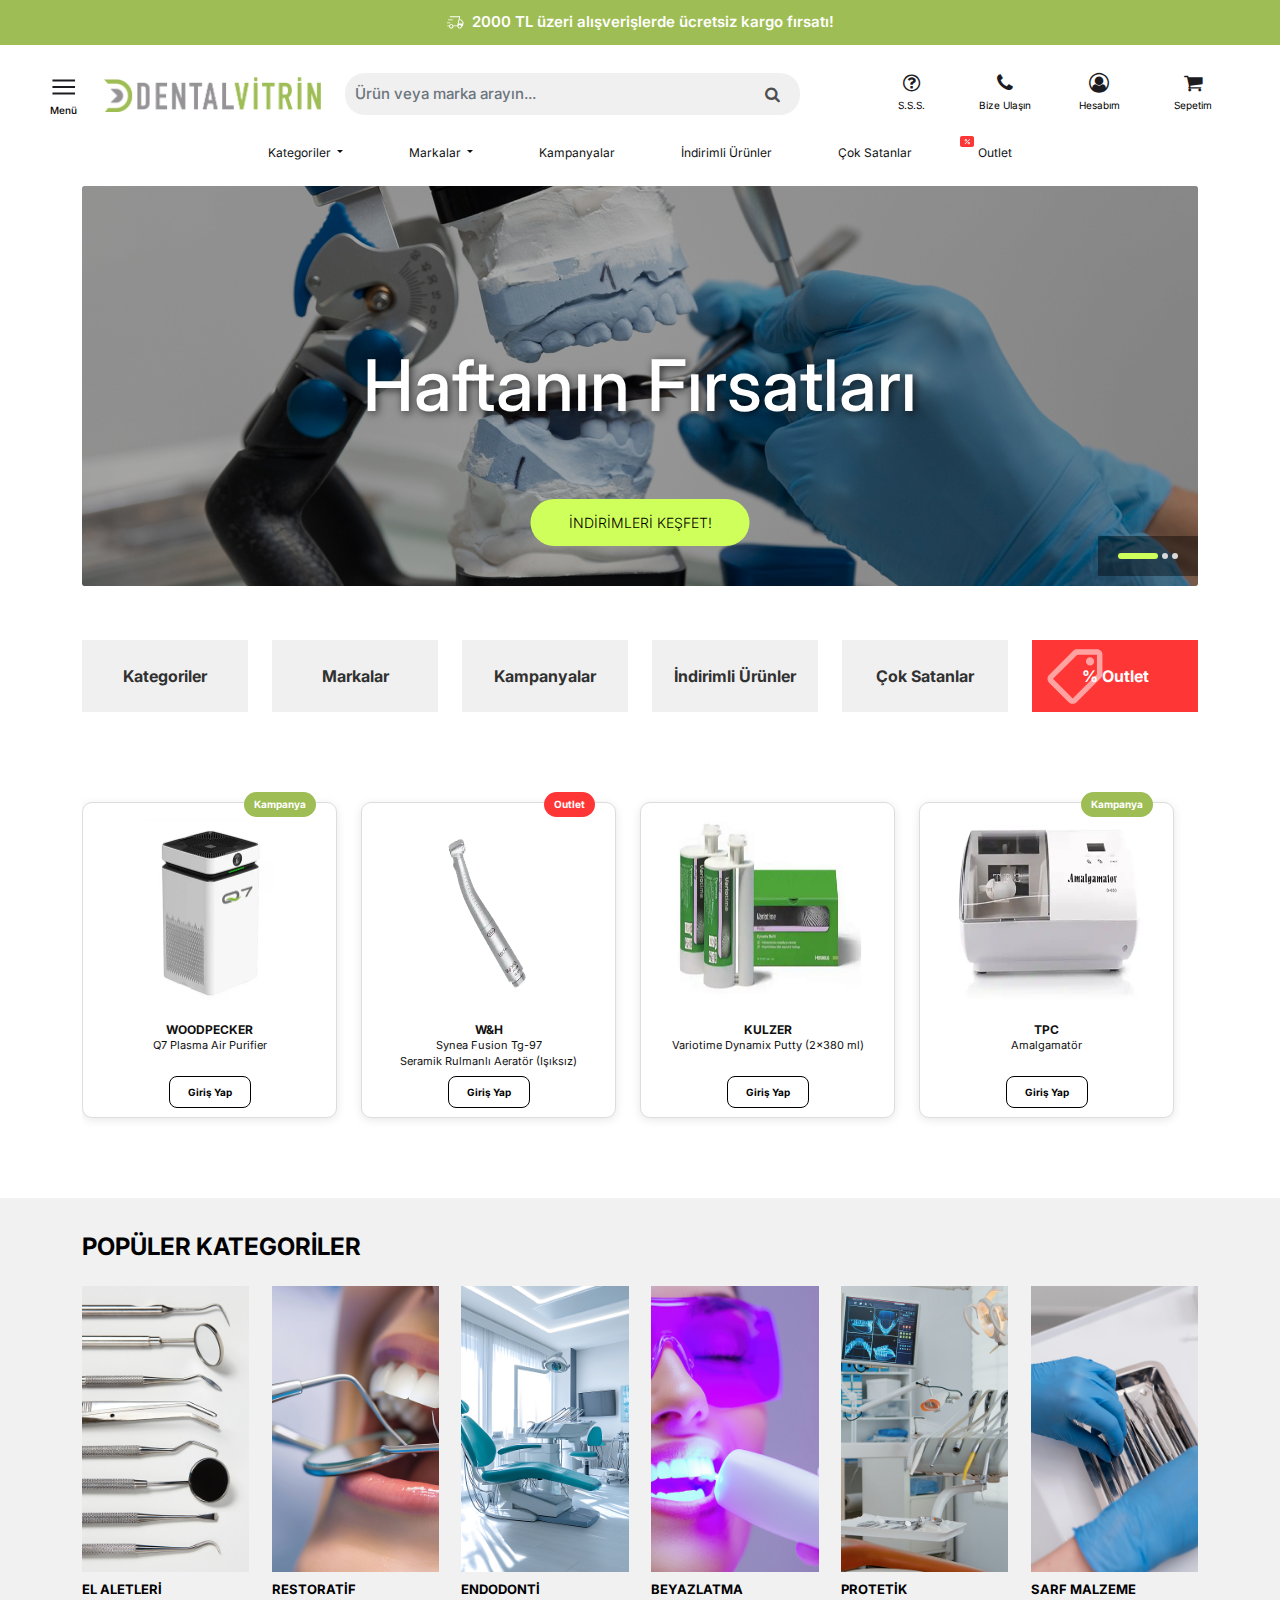
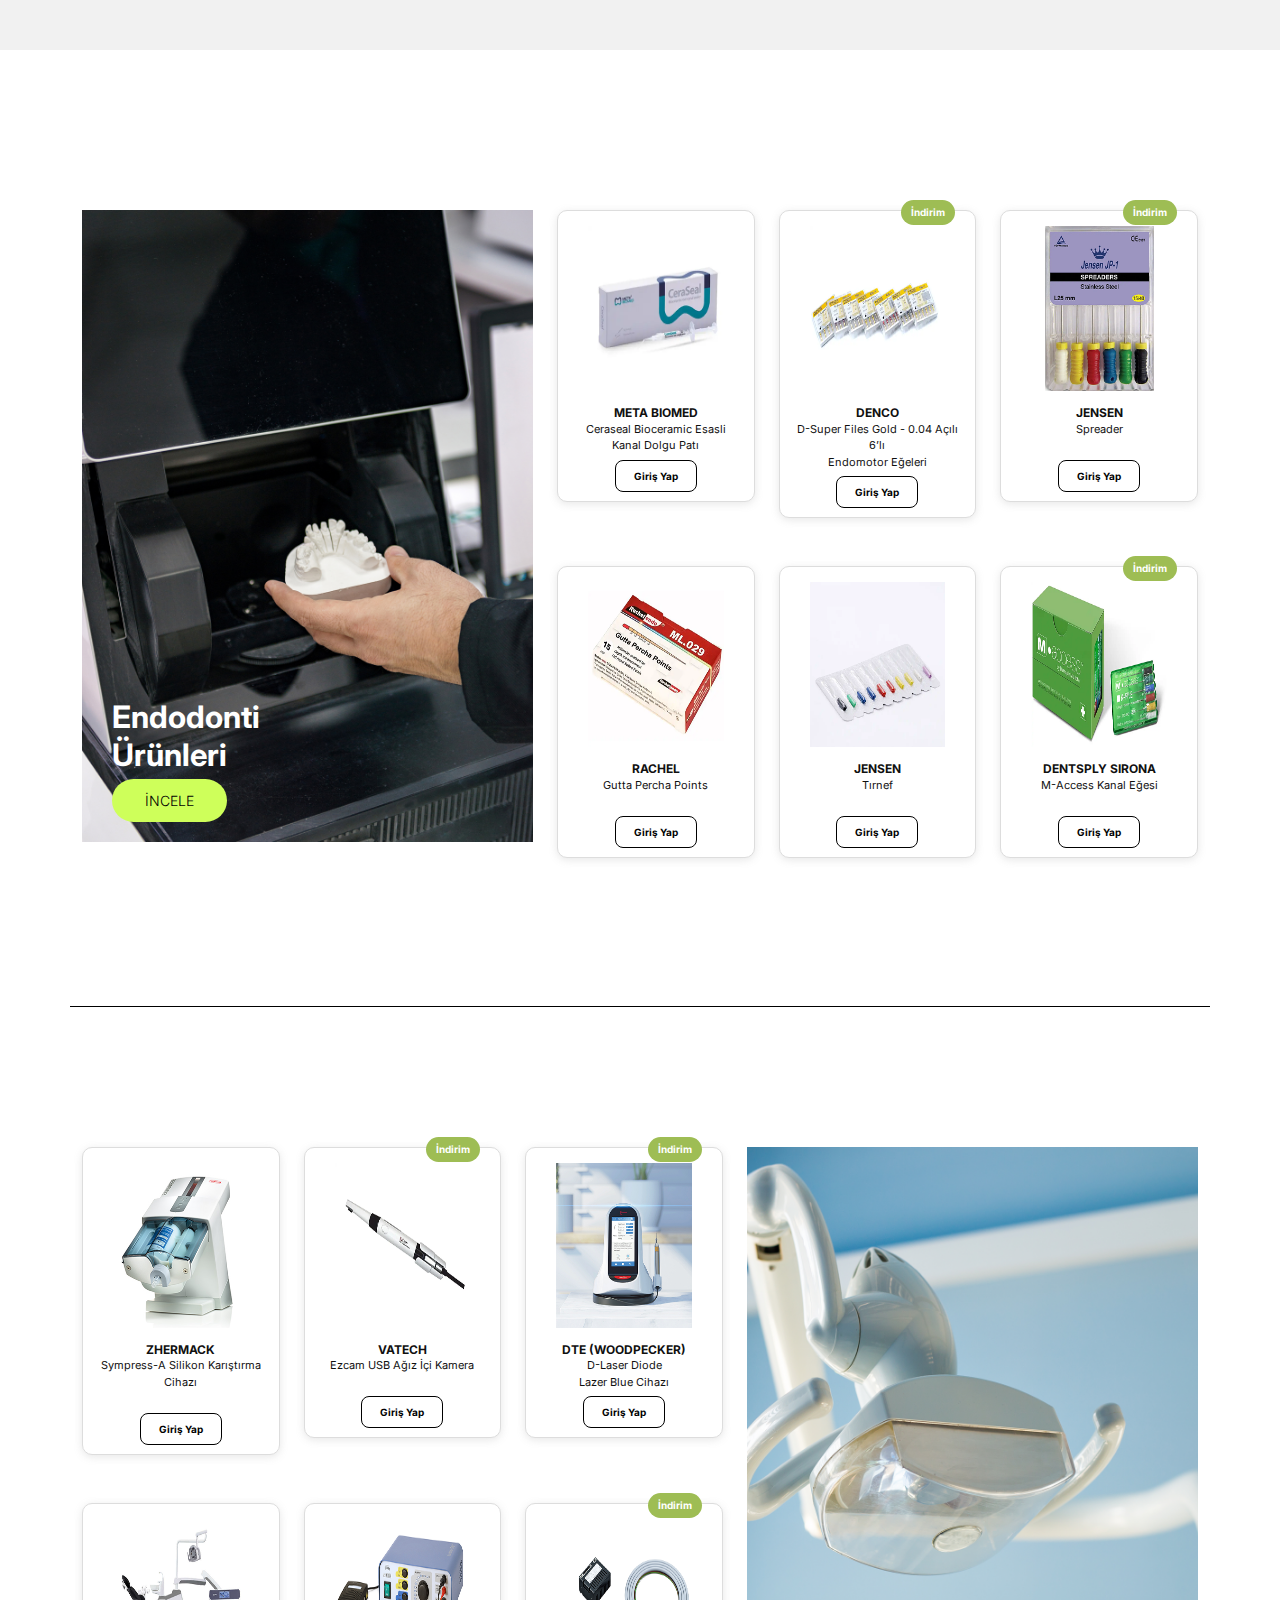
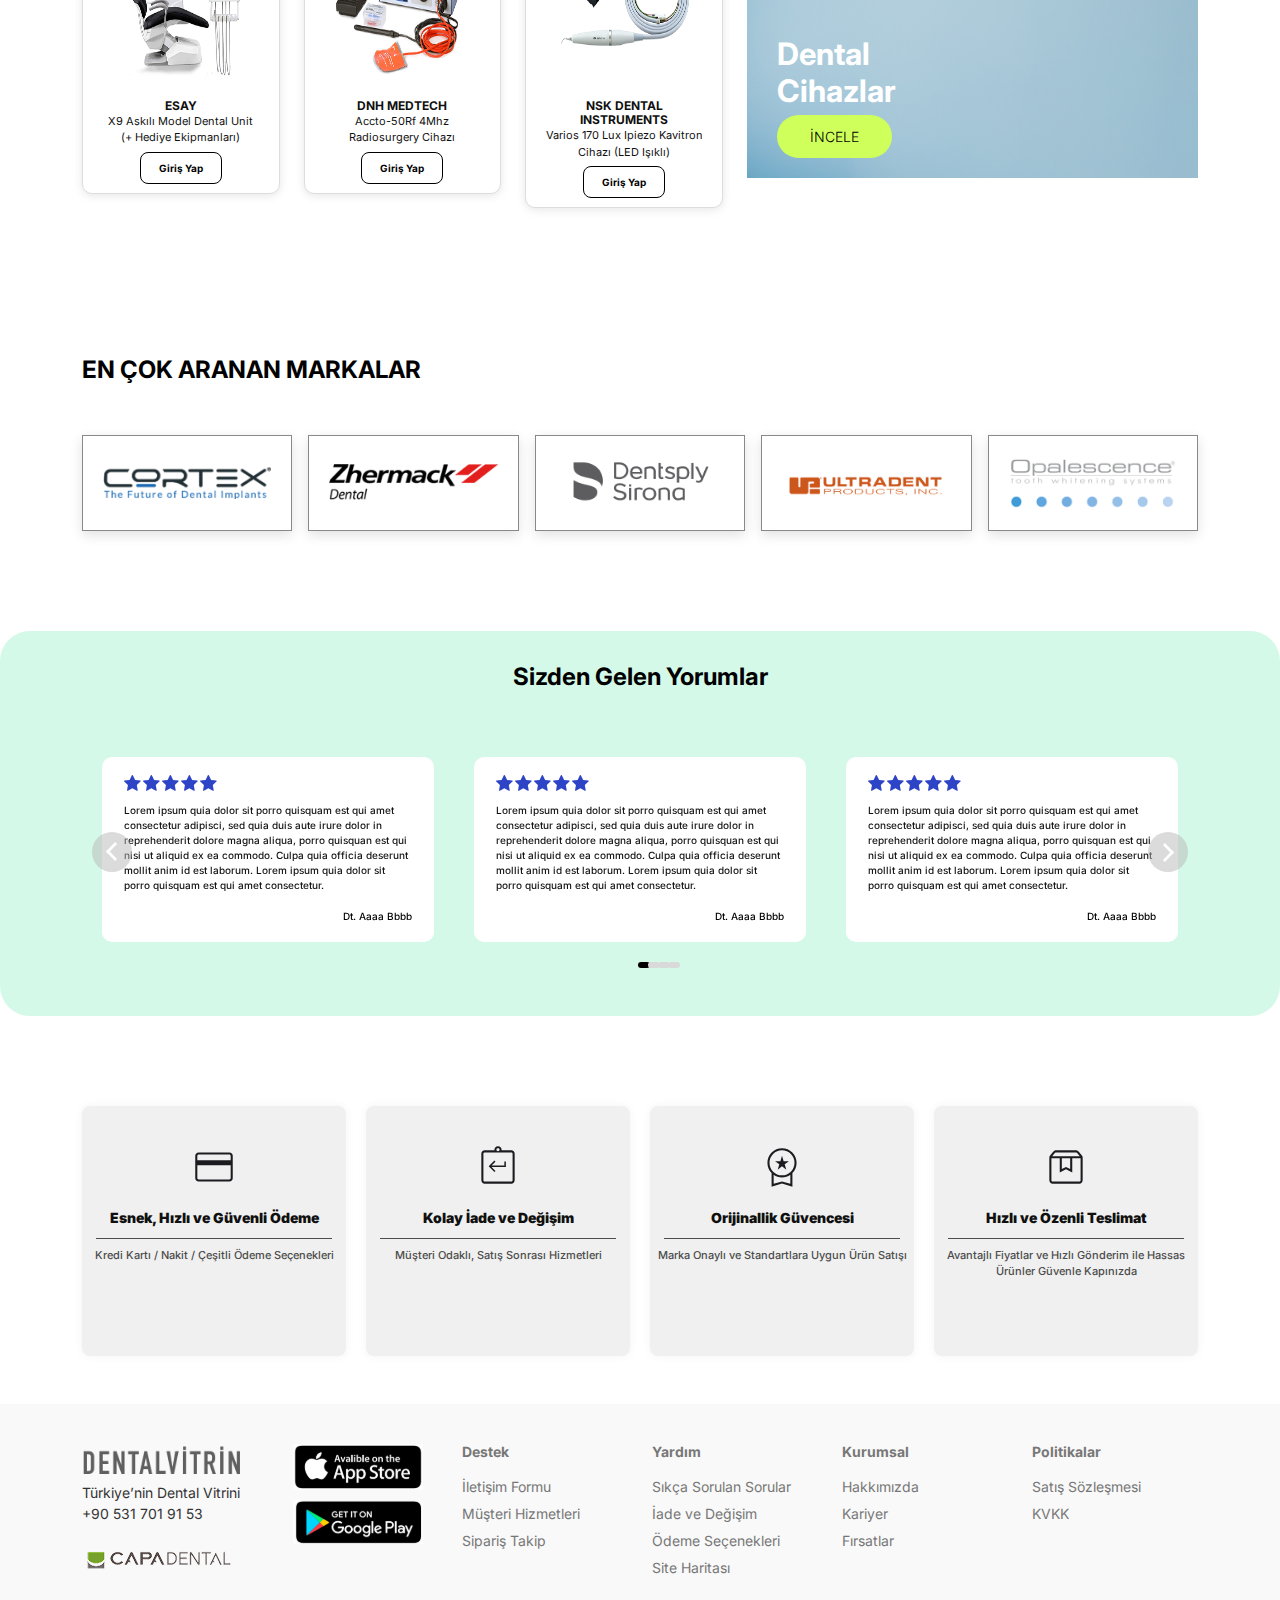
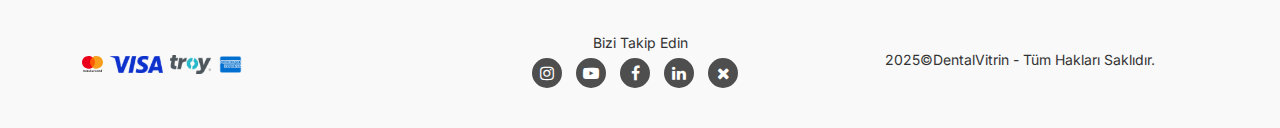
<file: index.html>
<!DOCTYPE html>
<html lang="en">

<head>
    <meta charset="UTF-8">
    <meta name="viewport" content="width=device-width, initial-scale=1.0">
    <title>Title_Name</title>
    <!-- ========== All Css Link Here ===== -->
    <link rel="stylesheet" href="css/font-awesome.min.css">
    <link rel="stylesheet" href="css/bootstrap.min.css">
    <link rel="stylesheet" href="css/slick.css">
    <link rel="stylesheet" href="css/style.css">

    <!-- ===== responsive css  -->
    <link rel="stylesheet" href="css/media.css">
</head>

<body>
    <!-- ========== Header Area Start Here ==========  -->
    <!-- Top bar -->
    <div class="top-bar">
        <img src="images/icons/delivery_truck_speed.svg" alt="icons"> 2000 TL üzeri alışverişlerde ücretsiz kargo
        fırsatı!
    </div>

    <!-- Desktop Header -->
    <div class="desktop-header container-fluid pt-2 px-5">
        <div class="row align-items-center">
            <div class="col-auto">
                <a href="#" class="d-grid d_menu"><img src="images/icons/menu.svg" alt="icons"> Menü</a>
            </div>
            <div class="col-auto logo">
                <!-- ===== Site Logo here  -->
                <a href="#"><img class="web_page_logo" src="images/logo.png" alt="logo"></a>
            </div>
            <div class="col search-box">
                <div class="input-group">
                    <input type="text" class="form-control" placeholder="Ürün veya marka arayın...">
                    <button class="btn"><i class="fa fa-search" aria-hidden="true"></i></button>
                </div>
            </div>
            <div class="col-auto d-flex gap-3 ms-5 header_menu_icons">
                <a href="#" class="nav-icon">
                    <i class="fa fa-question-circle-o" aria-hidden="true"></i>
                    <small>S.S.S.</small>
                </a>
                <a href="#" class="nav-icon">
                    <i class="fa fa-phone" aria-hidden="true"></i>
                    <small>Bize Ulaşın</small>
                </a>

                <div class="nav-icon-wrapper position-relative">
                    <a href="#" class="nav-icon">
                        <i class="fa fa-user-circle-o" aria-hidden="true"></i>
                        <small>Hesabım</small>
                    </a>
                    <div class="account_hover_manu position-absolute">
                        <div class="hover_menu_arrow_up"></div>
                        <a href="#">Üye Ol / Giriş Yap</a>
                        <p class="mt-2">Hesabınız yok mu? <a href="#">Kayıt olun</a></p>
                    </div>
                </div>

                <a href="#" class="nav-icon">
                    <i class="fa fa-shopping-cart" aria-hidden="true"></i>
                    <small>Sepetim</small>
                </a>

            </div>
        </div>
    </div>
    <div class="desktop_bottom_menu">
        <nav class="navbar navbar-expand-lg pt-0">
            <div class="container-fluid pb-2 px-5">
                <div class="collapse navbar-collapse" id="navbarSupportedContent">
                    <i class="fa fa-times manu_close" data-bs-toggle="collapse" data-bs-target="#navbarSupportedContent"
                        aria-controls="navbarSupportedContent" aria-expanded="false" aria-label="Toggle navigation"></i>
                    <ul class="navbar-nav m-auto mb-2 mb-lg-0">
                        <li class="nav-item dropdown">
                            <a class="nav-link dropdown-toggle" href="#" id="navbarDropdown" role="button"
                                data-bs-toggle="dropdown" aria-expanded="false">
                                Kategoriler
                            </a>
                            <ul class="dropdown-menu" aria-labelledby="navbarDropdown">
                                <li><a class="dropdown-item" href="#">Menu One</a></li>
                                <li><a class="dropdown-item" href="#">Menu Two</a></li>
                                <li><a class="dropdown-item" href="#">Menu Three</a></li>
                                <li><a class="dropdown-item" href="#">Menu Four</a></li>
                            </ul>
                        </li>
                        <li class="nav-item dropdown">
                            <a class="nav-link dropdown-toggle" href="#" id="navbarDropdown" role="button"
                                data-bs-toggle="dropdown" aria-expanded="false">
                                Markalar
                            </a>
                            <ul class="dropdown-menu" aria-labelledby="navbarDropdown">
                                <li><a class="dropdown-item" href="#">Menu One</a></li>
                                <li><a class="dropdown-item" href="#">Menu Two</a></li>
                                <li><a class="dropdown-item" href="#">Menu Three</a></li>
                                <li><a class="dropdown-item" href="#">Menu Four</a></li>
                            </ul>
                        </li>
                        <li class="nav-item">
                            <a class="nav-link" href="#">Kampanyalar</a>
                        </li>
                        <li class="nav-item">
                            <a class="nav-link" href="#">İndirimli Ürünler</a>
                        </li>
                        <li class="nav-item">
                            <a class="nav-link" href="#">Çok Satanlar</a>
                        </li>
                        <li class="nav-item offer_menu position-relative">
                            <a class="nav-link" href="#">Outlet</a>
                            <img src="images/icons/present.svg" alt="icons">
                        </li>
                    </ul>
                </div>
            </div>
        </nav>
    </div>

    <!-- Mobile Header -->
    <div class="mobile-header">
        <button class="navbar-toggler" type="button" data-bs-toggle="collapse" data-bs-target="#navbarSupportedContent"
            aria-controls="navbarSupportedContent" aria-expanded="false" aria-label="Toggle navigation">
            <i class="fa fa-bars" aria-hidden="true"></i>
        </button>
        <div class="logo mobile_logo">
            <!-- ===== Mobile Logo  -->
            <img src="images/mobile_logo.png" alt="logo">
        </div>
        <div class="nav-icon-wrapper mobile_account position-relative" id="mobileAccount">
            <a href="#" class="nav-icon">
                <i class="fa fa-user-circle-o" aria-hidden="true"></i>
                <small>Hesabım</small>
            </a>
            <div class="account_hover_manu position-absolute">
                <div class="hover_menu_arrow_up"></div>
                <a href="#">Üye Ol / Giriş Yap</a>
                <p class="mt-2">Hesabınız yok mu? <a href="#">Kayıt olun</a></p>
            </div>
        </div>

    </div>
    <div class="mobile-header p-2">
        <div class="search-box w-100">
            <div class="input-group">
                <input type="text" class="form-control" placeholder="Ürün veya marka arayın...">
                <button class="btn"><i class="fa fa-search" aria-hidden="true"></i></button>
            </div>
        </div>
    </div>
    <!-- ========== Header Area End Here ==========  -->

    <!-- ========== Banner / Hero Area Start Here ==========  -->
     <section id="banner_area">
        <div class="container">
            <div class="row">
                <div class="col-lf-12">
                    <div class="banner_area_class">
                        <div class="banner_slider_main">
                            <div class="banner_slider_items">
                                <div class="banner_overlay_text">
                                    <h1>Haftanın Fırsatları</h1>
                                    <a href="#"> İNDİRİMLERİ KEŞFET!</a>
                                </div>
                                <div class="banner_image_area">
                                    <img src="images/banner/hero_image_one.png" alt="image" class="banner_image">
                                </div>
                            </div>
                            <div class="banner_slider_items">
                                <div class="banner_overlay_text">
                                    <h1>Slider Two</h1>
                                    <a href="#"> İNDİRİMLERİ KEŞFET!</a>
                                </div>
                                <div class="banner_image_area">
                                    <img src="images/banner/hero_image_one.png" alt="image" class="banner_image">
                                </div>
                            </div>
                            <div class="banner_slider_items">
                                <div class="banner_overlay_text">
                                    <h1>Slider Three</h1>
                                    <a href="#"> İNDİRİMLERİ KEŞFET!</a>
                                </div>
                                <div class="banner_image_area">
                                    <img src="images/banner/hero_image_one.png" alt="image" class="banner_image">
                                </div>
                            </div>
                        </div>
                    </div>
                </div>
            </div>
        </div>
     </section>
    <!-- ========== Banner / Hero Area End Here ==========  -->

    <!-- ========== Categories, Brand , Products  Area Start Here ==========  -->
     <section id="category_menu">
        <div class="container">
            <div class="row">
                <div class="col-lg-2 col-6">
                    <div class="tab_manu">
                        <a href="#">Kategoriler</a>
                    </div>
                </div>
                <div class="col-lg-2 col-6">
                    <div class="tab_manu">
                        <a href="#">Markalar</a>
                    </div>
                </div>
                <div class="col-lg-2 col-6">
                    <div class="tab_manu">
                        <a href="#">Kampanyalar</a>
                    </div>
                </div>
                <div class="col-lg-2 col-6">
                    <div class="tab_manu">
                        <a href="#">İndirimli Ürünler</a>
                    </div>
                </div>
                <div class="col-lg-2 col-6">
                    <div class="tab_manu">
                        <a href="#">Çok Satanlar</a>
                    </div>
                </div>
                <div class="col-lg-2 col-6">
                    <div class="tab_manu offer_button position-relative">
                        <div class="my_icon"></div>
                        <a href="#">% Outlet</a>
                    </div>
                </div>
            </div>
            <div class="products_scroll_wrapper">
                <div class="row flex-nowrap">
                    <div class="row">
                        <div class="col-lg-3">
                            <div class="products_card position-relative">
                                <img src="images/products/products_one.png" alt="products">
                                <h3 class="products_name">WOODPECKER</h3>
                                <p class="mb-0">Q7 Plasma Air Purifier</p>
                                <p class="mb-2">&nbsp;</p>
                                <a href="#">Giriş Yap</a>
                                <p class="status_product green_color">Kampanya</p>
                            </div>
                        </div>
                        <div class="col-lg-3">
                            <div class="products_card position-relative">
                                <img src="images/products/product_two.png" alt="products">
                                <h3 class="products_name">W&H</h3>
                                <p class="mb-0">Synea Fusion Tg-97</p>
                                <p class="mb-2">Seramik Rulmanlı Aeratör (Işıksız)</p>
                                <a href="#">Giriş Yap</a>
                                <p class="status_product red_color">Outlet</p>
                            </div>
                        </div>
                        <div class="col-lg-3">
                            <div class="products_card position-relative">
                                <img src="images/products/product_three.png" alt="products">
                                <h3 class="products_name">KULZER</h3>
                                <p class="mb-0">Variotime Dynamix Putty (2x380 ml)</p>
                                <p class="mb-2">&nbsp;</p>
                                <a href="#">Giriş Yap</a>
                            </div>
                        </div>
                        <div class="col-lg-3">
                            <div class="products_card position-relative">
                                <img src="images/products/product_four.png" alt="products">
                                <h3 class="products_name">TPC</h3>
                                <p class="mb-0">Amalgamatör</p>
                                <p class="mb-2">&nbsp;</p>
                                <a href="#">Giriş Yap</a>
                                <p class="status_product green_color">Kampanya</p>
                            </div>
                        </div>
                    </div>
                </div>
              </div>
            
        </div>
     </section>

    <!-- ========== Categories, Brand , Products  Area End Here ==========  -->

    <!-- ========== popular categories Area Start Here ==========  -->
<section id="popular_categories_area">
    <div class="container">
      <div class="row mb-3">
        <div class="col-12">
          <h3 class="popular_category_title">POPÜLER KATEGORİLER</h3>
        </div>
      </div>
      <div class="scrolling-wrapper d-flex flex-nowrap justify-content-between gap-2 gap-lg-0">
        <!-- Category Item -->
        <div class="category-card">
          <img src="images/popular_category/category_image_01.png" alt="EL ALETLERİ" class="img-fluid">
          <p class="mt-2 fw-semibold small">EL ALETLERİ</p>
        </div>
        <div class="category-card">
          <img src="images/popular_category/category_image_02.png" alt="RESTORATİF" class="img-fluid">
          <p class="mt-2 fw-semibold small">RESTORATİF</p>
        </div>
        <div class="category-card">
          <img src="images/popular_category/category_image_03.png" alt="ENDODONTİ" class="img-fluid">
          <p class="mt-2 fw-semibold small">ENDODONTİ</p>
        </div>
        <div class="category-card">
          <img src="images/popular_category/category_image_04.png" alt="BEYAZLATMA" class="img-fluid">
          <p class="mt-2 fw-semibold small">BEYAZLATMA</p>
        </div>
        <div class="category-card">
          <img src="images/popular_category/category_image_05.png" alt="PROTETİK" class="img-fluid">
          <p class="mt-2 fw-semibold small">PROTETİK</p>
        </div>
        <div class="category-card">
          <img src="images/popular_category/category_image_06.png" alt="SARF MALZEME" class="img-fluid">
          <p class="mt-2 fw-semibold small">SARF MALZEME</p>
        </div>
      </div>
    </div>
  </section>
  <!-- ========== popular categories Area End Here ==========  -->

  <!-- ========== Main Product Section One Area Start Here ==========  -->
   <section id="main_products">
    <div class="container">
        <div class="row">
            <div class="col-lg-5">
                <div class="left_side_products position-relative">
                    <img width="100%" src="images/main_product_one/left_side_product_image.png" alt="image">
                    <div class="products_name_overlay">
                        <h3>Endodonti <br>
                            Ürünleri</h3>
                        <a class="mt-5" href="#">İNCELE</a>
                    </div>
                </div>
            </div>
            <div class="col-lg-7">
                <div class="right_more_products">
                    <div class="row d-lg-flex flex-lg-wrap d-flex flex-nowrap overflow-auto hide-scrollbar">
            
                        <!-- Product 1 -->
                        <div class="col-lg-4" style="flex: 0 0 60%;">
                            <div class="products_card position-relative">
                                <img src="images/main_product_one/product_01.png" alt="products">
                                <h3 class="products_name">META BIOMED</h3>
                                <p class="mb-0">Ceraseal Bioceramic Esasli</p>
                                <p class="mb-2">Kanal Dolgu Patı </p>
                                <a href="#">Giriş Yap</a>
                            </div>
                        </div>
            
                        <!-- Product 2 -->
                        <div class="col-lg-4" style="flex: 0 0 60%;">
                            <div class="products_card position-relative">
                                <img src="images/main_product_one/product_02.png" alt="products">
                                <h3 class="products_name">DENCO</h3>
                                <p class="mb-0">D-Super Files Gold - 0.04 Açılı 6’lı</p>
                                <p class="mb-2">Endomotor Eğeleri</p>
                                <a href="#">Giriş Yap</a>
                                <p class="status_product green_color">İndirim</p>
                            </div>
                        </div>
            
                        <!-- Product 3 -->
                        <div class="col-lg-4" style="flex: 0 0 60%;">
                            <div class="products_card position-relative">
                                <img src="images/main_product_one/product_03.png" alt="products">
                                <h3 class="products_name">JENSEN</h3>
                                <p class="mb-0">Spreader</p>
                                <p class="mb-2">&nbsp;</p>
                                <a href="#">Giriş Yap</a>
                                <p class="status_product green_color">İndirim</p>
                            </div>
                        </div>
            
                        <!-- Product 4 -->
                        <div class="col-lg-4" style="flex: 0 0 60%;">
                            <div class="products_card position-relative">
                                <img src="images/main_product_one/product_04.png" alt="products">
                                <h3 class="products_name">RACHEL</h3>
                                <p class="mb-0">Gutta Percha Points</p>
                                <p class="mb-2">&nbsp;</p>
                                <a href="#">Giriş Yap</a>
                            </div>
                        </div>
            
                        <!-- Product 5 -->
                        <div class="col-lg-4" style="flex: 0 0 60%;">
                            <div class="products_card position-relative">
                                <img src="images/main_product_one/product_05.png" alt="products">
                                <h3 class="products_name">JENSEN</h3>
                                <p class="mb-0">Tırnef</p>
                                <p class="mb-2">&nbsp;</p>
                                <a href="#">Giriş Yap</a>
                            </div>
                        </div>
            
                        <!-- Product 6 -->
                        <div class="col-lg-4" style="flex: 0 0 60%;">
                            <div class="products_card position-relative">
                                <img src="images/main_product_one/product_06.png" alt="products">
                                <h3 class="products_name">DENTSPLY SIRONA</h3>
                                <p class="mb-0">M-Access Kanal Eğesi</p>
                                <p class="mb-2">&nbsp;</p>
                                <a href="#">Giriş Yap</a>
                                <p class="status_product green_color">İndirim</p>
                            </div>
                        </div>
            
                    </div>
                </div>
            </div>
        </div>
    </div>
   </section>
   <section id="main_products_two">
    <div class="container">
        <div class="row">
            
            <div class="col-lg-7 order-1 order-lg-0">
                <div class="right_more_products">
                    <div class="row d-lg-flex flex-lg-wrap d-flex flex-nowrap overflow-auto hide-scrollbar">
                        <div class="col-lg-4" style="flex: 0 0 60%;">
                            <div class="products_card position-relative">
                                <img src="images/main_product_one/product_07.png" alt="products">
                                <h3 class="products_name">ZHERMACK</h3>
                                <p class="mb-0">Sympress-A Silikon Karıştırma Cihazı</p>
                                <p class="mb-2">&nbsp;</p>
                                <a href="#">Giriş Yap</a>
                                <!-- <p class="status_product green_color">Kampanya</p> -->
                            </div>
                        </div>
                        <div class="col-lg-4" style="flex: 0 0 60%;">
                            <div class="products_card position-relative">
                                <img src="images/main_product_one/product_08.png" alt="products">
                                <h3 class="products_name">VATECH</h3>
                                <p class="mb-0">Ezcam USB Ağız İçi Kamera</p>
                                <p class="mb-2">&nbsp;</p>
                                <a href="#">Giriş Yap</a>
                                <p class="status_product green_color">İndirim</p>
                            </div>
                        </div>
                        <div class="col-lg-4" style="flex: 0 0 60%;">
                            <div class="products_card position-relative">
                                <img src="images/main_product_one/product_09.png" alt="products">
                                <h3 class="products_name">DTE (WOODPECKER)</h3>
                                <p class="mb-0">D-Laser Diode</p>
                                <p class="mb-2">Lazer Blue Cihazı</p>
                                <a href="#">Giriş Yap</a>
                                <p class="status_product green_color">İndirim</p>
                            </div>
                        </div>
                        <div class="col-lg-4" style="flex: 0 0 60%;">
                            <div class="products_card position-relative">
                                <img src="images/main_product_one/product_10.png" alt="products">
                                <h3 class="products_name">ESAY</h3>
                                <p class="mb-0">X9 Askılı Model Dental Unit</p>
                                <p class="mb-2">(+ Hediye Ekipmanları)</p>
                                <a href="#">Giriş Yap</a>
                                <!-- <p class="status_product green_color">Kampanya</p> -->
                            </div>
                        </div>
                        <div class="col-lg-4" style="flex: 0 0 60%;">
                            <div class="products_card position-relative">
                                <img src="images/main_product_one/product_11.png" alt="products">
                                <h3 class="products_name">DNH MEDTECH</h3>
                                <p class="mb-0">Accto-50Rf  4Mhz </p>
                                <p class="mb-2">Radiosurgery Cihazı</p>
                                <a href="#">Giriş Yap</a>
                                <!-- <p class="status_product green_color">Kampanya</p> -->
                            </div>
                        </div>
                        <div class="col-lg-4" style="flex: 0 0 60%;">
                            <div class="products_card position-relative">
                                <img src="images/main_product_one/product_12.png" alt="products">
                                <h3 class="products_name">NSK DENTAL INSTRUMENTS</h3>
                                <p class="mb-0">Varios 170 Lux Ipiezo Kavitron </p>
                                <p class="mb-2">Cihazı (LED Işıklı)</p>
                                <a href="#">Giriş Yap</a>
                                <p class="status_product green_color">İndirim</p>
                            </div>
                        </div>
                    </div>
                </div>
            </div>
            <div class="col-lg-5 order-0 order-lg-1">
                <div class="left_side_products position-relative">
                    <img width="100%" src="images/main_product_one/right_side_product_image.png" alt="image">
                    <div class="products_name_overlay">
                        <h3>Dental <br>
                            Cihazlar</h3>
                        <a class="mt-5" href="#">İNCELE</a>
                    </div>
                </div>
            </div>
        </div>
    </div>
   </section>
  <!-- ========== Main Product Section One Area End Here ==========  -->

  <!-- ========== Petner Section Section One Area Start Here ==========  -->
   <section id="patner_section">
        <div class="container">
            <div class="row">
                <div class="col-lg-12">
                    <div class="patner_title">
                        <h3>EN ÇOK ARANAN MARKALAR</h3>
                    </div>
                </div>
            </div>
            
            <div class="sponsor_wrapper d-none d-md-flex justify-content-between gap-3">
                <div class="sponsor_logo">
                    <img src="images/sponsor/cropped-logo-r-site 1.png" alt="logo">
                </div>
                <div class="sponsor_logo">
                    <img src="images/sponsor/logo-dental 1.png" alt="logo">
                </div>
                <div class="sponsor_logo">
                    <img src="images/sponsor/Dentsply-Sirona-Logotype 1.png" alt="logo">
                </div>
                <div class="sponsor_logo">
                    <img src="images/sponsor/ultradent-products 1.png" alt="logo">
                </div>
                <div class="sponsor_logo">
                    <img src="images/sponsor/opalescence-teeth-whitening-logo 1.png" alt="logo">
                </div>
            </div>
            
            <div class="sponsor_scroll_wrapper d-flex d-md-none overflow-auto">
                <div class="d-flex flex-nowrap" style="gap: 16px; padding-bottom: 4px;">
                    <div class="sponsor_logo flex-shrink-0" style="width: 50vw;">
                        <img src="images/sponsor/cropped-logo-r-site 1.png" alt="logo">
                    </div>
                    <div class="sponsor_logo flex-shrink-0" style="width: 50vw;">
                        <img src="images/sponsor/logo-dental 1.png" alt="logo">
                    </div>
                    <div class="sponsor_logo flex-shrink-0" style="width: 50vw;">
                        <img src="images/sponsor/Dentsply-Sirona-Logotype 1.png" alt="logo">
                    </div>
                    <div class="sponsor_logo flex-shrink-0" style="width: 50vw;">
                        <img src="images/sponsor/ultradent-products 1.png" alt="logo">
                    </div>
                    <div class="sponsor_logo flex-shrink-0" style="width: 50vw;">
                        <img src="images/sponsor/opalescence-teeth-whitening-logo 1.png" alt="logo">
                    </div>
                </div>
            </div>
            
        </div>
   </section>
  <!-- ========== Petner Section Section One Area End Here ==========  -->

  <!-- ========== Review Part Area Start Here ==========  -->
   <section id="review_area">
    <div class="my_container">
        <div class="container">
            <div class="row">
                <div class="col-lg-12">
                    <div class="review_title text-center">
                        <h3>Sizden Gelen Yorumlar</h3>
                    </div>
                </div>
            </div>
            <div class="row">
                <div class="col-lg-12">
                    <div class="review_area_box position-relative">
                        <div class="review_slider_main">
                            <div class="review_slider_items">
                                <div class="review_box">
                                    <div class="d-flex">
                                        <i class="fa fa-star" aria-hidden="true"></i>
                                        <i class="fa fa-star" aria-hidden="true"></i>
                                        <i class="fa fa-star" aria-hidden="true"></i>
                                        <i class="fa fa-star" aria-hidden="true"></i>
                                        <i class="fa fa-star" aria-hidden="true"></i>
                                    </div>
                                    <p>Lorem ipsum quia dolor sit porro quisquam est qui amet consectetur adipisci, sed quia duis aute irure dolor in reprehenderit dolore magna aliqua, porro quisquan est qui nisi ut aliquid ex ea commodo. Culpa quia officia deserunt mollit anim id est laborum. Lorem ipsum quia dolor sit porro quisquam est qui amet consectetur.</p>
                                    <p class="reviewer">Dt. Aaaa Bbbb</p>
                                </div>
                            </div>
                            <div class="review_slider_items">
                                <div class="review_box">
                                    <div class="d-flex">
                                        <i class="fa fa-star" aria-hidden="true"></i>
                                        <i class="fa fa-star" aria-hidden="true"></i>
                                        <i class="fa fa-star" aria-hidden="true"></i>
                                        <i class="fa fa-star" aria-hidden="true"></i>
                                        <i class="fa fa-star" aria-hidden="true"></i>
                                    </div>
                                    <p>Lorem ipsum quia dolor sit porro quisquam est qui amet consectetur adipisci, sed quia duis aute irure dolor in reprehenderit dolore magna aliqua, porro quisquan est qui nisi ut aliquid ex ea commodo. Culpa quia officia deserunt mollit anim id est laborum. Lorem ipsum quia dolor sit porro quisquam est qui amet consectetur.</p>
                                    <p class="reviewer">Dt. Aaaa Bbbb</p>
                                </div>
                            </div>
                            <div class="review_slider_items">
                                <div class="review_box">
                                    <div class="d-flex">
                                        <i class="fa fa-star" aria-hidden="true"></i>
                                        <i class="fa fa-star" aria-hidden="true"></i>
                                        <i class="fa fa-star" aria-hidden="true"></i>
                                        <i class="fa fa-star" aria-hidden="true"></i>
                                        <i class="fa fa-star" aria-hidden="true"></i>
                                    </div>
                                    <p>Lorem ipsum quia dolor sit porro quisquam est qui amet consectetur adipisci, sed quia duis aute irure dolor in reprehenderit dolore magna aliqua, porro quisquan est qui nisi ut aliquid ex ea commodo. Culpa quia officia deserunt mollit anim id est laborum. Lorem ipsum quia dolor sit porro quisquam est qui amet consectetur.</p>
                                    <p class="reviewer">Dt. Aaaa Bbbb</p>
                                </div>
                            </div>
                            <div class="review_slider_items">
                                <div class="review_box">
                                    <div class="d-flex">
                                        <i class="fa fa-star" aria-hidden="true"></i>
                                        <i class="fa fa-star" aria-hidden="true"></i>
                                        <i class="fa fa-star" aria-hidden="true"></i>
                                        <i class="fa fa-star" aria-hidden="true"></i>
                                        <i class="fa fa-star" aria-hidden="true"></i>
                                    </div>
                                    <p>Lorem ipsum quia dolor sit porro quisquam est qui amet consectetur adipisci, sed quia duis aute irure dolor in reprehenderit dolore magna aliqua, porro quisquan est qui nisi ut aliquid ex ea commodo. Culpa quia officia deserunt mollit anim id est laborum. Lorem ipsum quia dolor sit porro quisquam est qui amet consectetur.</p>
                                    <p class="reviewer">Dt. Aaaa Bbbb</p>
                                </div>
                            </div>
                        </div>
                        <img class="review_left_arrow" src="images/icons/left_arrow.svg" alt="icons">
                        <img class="review_right_arrow" src="images/icons//right_arrow.svg" alt="icons">
                    </div>
                </div>
            </div>
        </div>
    </div>
   </section>
  <!-- ========== Review Part Area End Here ==========  -->

  <!-- ========== Feature Area Start Here ==========  -->
  <section id="feature_area">
    <div class="container my-5">
      <div class="scroll-wrapper">
        <div class="feature-box">
          <div class="feature-icon"><img src="images/icons/credit_card.svg" alt="icons"></div>
          <div class="feature-title">Esnek, Hızlı ve Güvenli Ödeme</div>
          <p class="feature-desc">Kredi Kartı / Nakit / Çeşitli Ödeme Seçenekleri</p>
        </div>
  
        <div class="feature-box">
          <div class="feature-icon"><img src="images/icons/assignment_return.svg" alt="icons"></div>
          <div class="feature-title">Kolay İade ve Değişim</div>
          <p class="feature-desc">Müşteri Odaklı, Satış Sonrası Hizmetleri</p>
        </div>
  
        <div class="feature-box">
          <div class="feature-icon"><img src="images/icons/workspace_premium.svg" alt="icons"></div>
          <div class="feature-title">Orijinallik Güvencesi</div>
          <p class="feature-desc">Marka Onaylı ve Standartlara Uygun Ürün Satışı</p>
        </div>
  
        <div class="feature-box">
          <div class="feature-icon"><img src="images/icons/box.svg" alt="icons"></div>
          <div class="feature-title">Hızlı ve Özenli Teslimat</div>
          <p class="feature-desc">Avantajlı Fiyatlar ve Hızlı Gönderim ile Hassas Ürünler Güvenle Kapınızda</p>
        </div>
      </div>
    </div>
  </section>
  
  <!-- ========== Feature Area End Here ==========  -->

  <!-- ========== Footer Area Start Here ==========  -->
  <footer>
    <div class="container">
      <div class="row text-start text-md-left">
        
        <!-- Logo & App -->
        <div class="col-lg-4 col-md-6 footer-section mb-4 mb-lg-0 d-flex">
          <div class="grup">
            <div class="footer-logo mb-2"><img class="w-75" src="images/footer_logo.png" alt="logo"></div>
          <div>Türkiye’nin Dental Vitrini<br>+90 531 701 91 53</div>
          <div class="my-2 mt-4"><img src="images/footer_sub_logo.png" alt="Capadental"></div>
          </div>
          <div class="app-buttons">
            <a href="#"><img src="images/icons/AppStore.svg" alt="appstore"></a>
            <a href="#"><img src="images/icons/GooglePlay.svg" alt="playstore"></a>
            
          </div>
        </div>
  
        <!-- Destek -->
        <div class="col-lg-2 col-md-6 footer-section footer-links">
          <h6>Destek</h6>
          <a href="#">İletişim Formu</a>
          <a href="#">Müşteri Hizmetleri</a>
          <a href="#">Sipariş Takip</a>
        </div>
  
        <!-- Yardım -->
        <div class="col-lg-2 col-md-6 footer-section footer-links">
          <h6>Yardım</h6>
          <a href="#">Sıkça Sorulan Sorular</a>
          <a href="#">İade ve Değişim</a>
          <a href="#">Ödeme Seçenekleri</a>
          <a href="#">Site Haritası</a>
        </div>
  
        <!-- Kurumsal -->
        <div class="col-lg-2 col-md-6 footer-section footer-links">
          <h6>Kurumsal</h6>
          <a href="#">Hakkımızda</a>
          <a href="#">Kariyer</a>
          <a href="#">Fırsatlar</a>
        </div>
  
        <!-- Politikalar -->
        <div class="col-lg-2 col-md-6 footer-section footer-links">
          <h6>Politikalar</h6>
          <a href="#">Satış Sözleşmesi</a>
          <a href="#">KVKK</a>
        </div>
      </div>
  
      <div class="row mt-5 align-items-center last_bottom_text">
        <div class="col-md-4 text-center text-md-start mb-3 mb-md-0">
          <div class="mt-2">
            <img src="images/icons/payment.svg" alt="VISA & TRY">
          </div>
        </div>
        <div class="col-md-4 text-center">
            <p class="mb-0">Bizi Takip Edin</p>
            <div class="social-icons">
                <a href="#"><i class="fa fa-instagram"></i></a>
                <a href="#"><i class="fa fa-youtube-play"></i></a>
                <a href="#"><i class="fa fa-facebook"></i></a>
                <a href="#"><i class="fa fa-linkedin"></i></a>
                <a href="#"><i class="fa fa-times"></i></a>
            </div>
        </div>
        <div class="col-md-4 text-center copy_textt">
          2025©DentalVitrin - Tüm Hakları Saklıdır.
        </div>
      </div>
    </div>
  </footer>

  <div class="bottom-nav">
    <a href="#" class="active"><i class="fa fa-home"></i></a>
    <a href="#"><i class="fa fa-search"></i></a>
    <a href="#"><i class="fa fa-heart-o"></i></a>
    <a href="#"><i class="fa fa-phone"></i></a>
    <a href="#"><i class="fa fa-shopping-cart"></i></a>
  </div>
  <!-- ========== Footer Area End Here ==========  -->
    <!-- ========== All Js Link Here ===== -->
    <script src="js/bootstrap.min.js"></script>
    <script src="js/jquery-1.12.4.min.js"></script>
    <script src="js/slick.js"></script>
    <script src="js/main.js"></script>
</body>

</html>
</file>
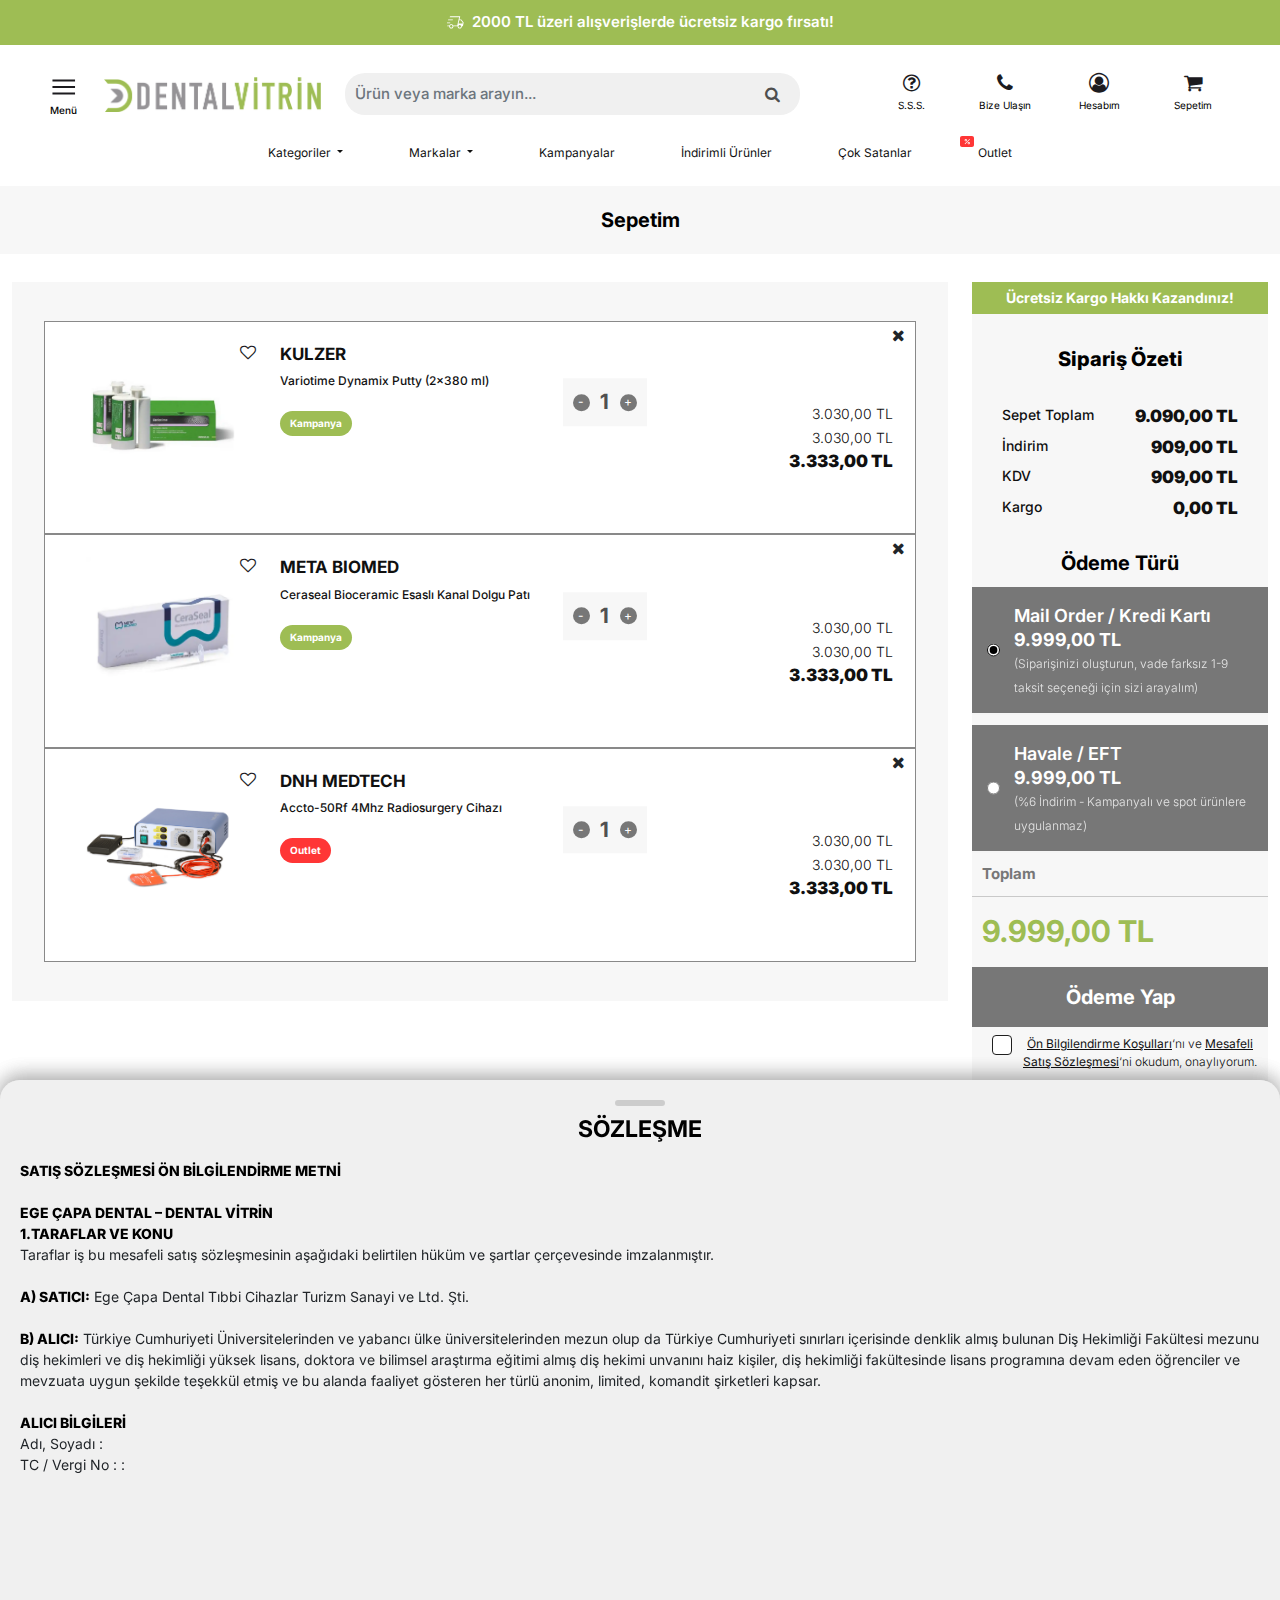
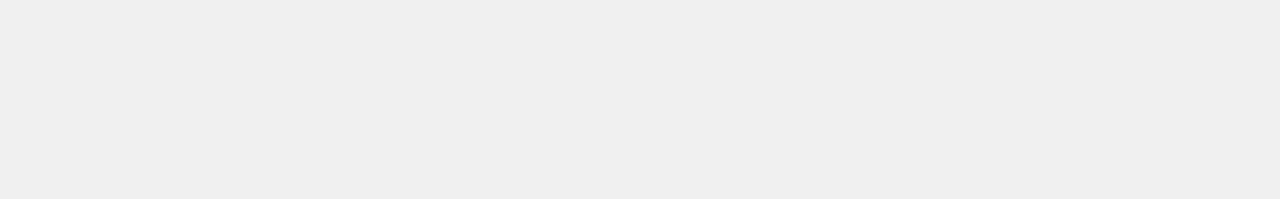
<file: cart.html>
<!DOCTYPE html>
<html lang="en">

<head>
    <meta charset="UTF-8">
    <meta name="viewport" content="width=device-width, initial-scale=1.0">
    <title>Cart Page</title>
    <!-- ========== All Css Link Here ===== -->
    <link rel="stylesheet" href="css/font-awesome.min.css">
    <link rel="stylesheet" href="css/bootstrap.min.css">
    <link rel="stylesheet" href="css/slick.css">
    <link rel="stylesheet" href="css/style.css">
    <link rel="stylesheet" href="css/new.css">
    <!-- ===== responsive css  -->
    <link rel="stylesheet" href="css/media.css">
</head>

<body>
    <!-- ========== Header Area Start Here ==========  -->
    <!-- Top bar -->
    <div class="top-bar">
        <img src="images/icons/delivery_truck_speed.svg" alt="icons"> 2000 TL üzeri alışverişlerde ücretsiz kargo
        fırsatı!
    </div>

    <!-- Desktop Header -->
    <div class="desktop-header container-fluid pt-2 px-5">
        <div class="row align-items-center">
            <div class="col-auto">
                <a href="#" class="d-grid d_menu"><img src="images/icons/menu.svg" alt="icons"> Menü</a>
            </div>
            <div class="col-auto logo">
                <!-- ===== Site Logo here  -->
                <a href="#"><img class="web_page_logo" src="images/logo.png" alt="logo"></a>
            </div>
            <div class="col search-box">
                <div class="input-group">
                    <input type="text" class="form-control" placeholder="Ürün veya marka arayın...">
                    <button class="btn"><i class="fa fa-search" aria-hidden="true"></i></button>
                </div>
            </div>
            <div class="col-auto d-flex gap-3 ms-5 header_menu_icons">
                <a href="#" class="nav-icon">
                    <i class="fa fa-question-circle-o" aria-hidden="true"></i>
                    <small>S.S.S.</small>
                </a>
                <a href="#" class="nav-icon">
                    <i class="fa fa-phone" aria-hidden="true"></i>
                    <small>Bize Ulaşın</small>
                </a>

                <div class="nav-icon-wrapper position-relative">
                    <a href="#" class="nav-icon">
                        <i class="fa fa-user-circle-o" aria-hidden="true"></i>
                        <small>Hesabım</small>
                    </a>
                    <div class="account_hover_manu position-absolute">
                        <div class="hover_menu_arrow_up"></div>
                        <a href="#">Üye Ol / Giriş Yap</a>
                        <p class="mt-2">Hesabınız yok mu? <a href="#">Kayıt olun</a></p>
                    </div>
                </div>

                <a href="#" class="nav-icon">
                    <i class="fa fa-shopping-cart" aria-hidden="true"></i>
                    <small>Sepetim</small>
                </a>

            </div>
        </div>
    </div>
    <div class="desktop_bottom_menu">
        <nav class="navbar navbar-expand-lg pt-0">
            <div class="container-fluid pb-2 px-5">
                <div class="collapse navbar-collapse" id="navbarSupportedContent">
                    <i class="fa fa-times manu_close" data-bs-toggle="collapse" data-bs-target="#navbarSupportedContent"
                        aria-controls="navbarSupportedContent" aria-expanded="false" aria-label="Toggle navigation"></i>
                    <ul class="navbar-nav m-auto mb-2 mb-lg-0">
                        <li class="nav-item dropdown">
                            <a class="nav-link dropdown-toggle" href="#" id="navbarDropdown" role="button"
                                data-bs-toggle="dropdown" aria-expanded="false">
                                Kategoriler
                            </a>
                            <ul class="dropdown-menu" aria-labelledby="navbarDropdown">
                                <li><a class="dropdown-item" href="#">Menu One</a></li>
                                <li><a class="dropdown-item" href="#">Menu Two</a></li>
                                <li><a class="dropdown-item" href="#">Menu Three</a></li>
                                <li><a class="dropdown-item" href="#">Menu Four</a></li>
                            </ul>
                        </li>
                        <li class="nav-item dropdown">
                            <a class="nav-link dropdown-toggle" href="#" id="navbarDropdown" role="button"
                                data-bs-toggle="dropdown" aria-expanded="false">
                                Markalar
                            </a>
                            <ul class="dropdown-menu" aria-labelledby="navbarDropdown">
                                <li><a class="dropdown-item" href="#">Menu One</a></li>
                                <li><a class="dropdown-item" href="#">Menu Two</a></li>
                                <li><a class="dropdown-item" href="#">Menu Three</a></li>
                                <li><a class="dropdown-item" href="#">Menu Four</a></li>
                            </ul>
                        </li>
                        <li class="nav-item">
                            <a class="nav-link" href="#">Kampanyalar</a>
                        </li>
                        <li class="nav-item">
                            <a class="nav-link" href="#">İndirimli Ürünler</a>
                        </li>
                        <li class="nav-item">
                            <a class="nav-link" href="#">Çok Satanlar</a>
                        </li>
                        <li class="nav-item offer_menu position-relative">
                            <a class="nav-link" href="#">Outlet</a>
                            <img src="images/icons/present.svg" alt="icons">
                        </li>
                    </ul>
                </div>
            </div>
        </nav>
    </div>

    <!-- Mobile Header -->
    <div class="mobile-header">
        <button class="navbar-toggler" type="button" data-bs-toggle="collapse" data-bs-target="#navbarSupportedContent"
            aria-controls="navbarSupportedContent" aria-expanded="false" aria-label="Toggle navigation">
            <i class="fa fa-bars" aria-hidden="true"></i>
        </button>
        <div class="logo mobile_logo">
            <!-- ===== Mobile Logo  -->
            <img src="images/mobile_logo.png" alt="logo">
        </div>
        <div class="nav-icon-wrapper mobile_account position-relative" id="mobileAccount">
            <a href="#" class="nav-icon">
                <i class="fa fa-user-circle-o" aria-hidden="true"></i>
                <small>Hesabım</small>
            </a>
            <div class="account_hover_manu position-absolute">
                <div class="hover_menu_arrow_up"></div>
                <a href="#">Üye Ol / Giriş Yap</a>
                <p class="mt-2">Hesabınız yok mu? <a href="#">Kayıt olun</a></p>
            </div>
        </div>

    </div>
    <div class="mobile-header p-2">
        <div class="search-box w-100">
            <div class="input-group">
                <input type="text" class="form-control" placeholder="Ürün veya marka arayın...">
                <button class="btn"><i class="fa fa-search" aria-hidden="true"></i></button>
            </div>
        </div>
    </div>
    <!-- ========== Header Area End Here ==========  -->

    <!-- ========== View cart Area Start Here ==========  -->

    <section id="view_cart_area">
        <div class="cart_title text-center">
            <h3>Sepetim</h3>
        </div>
        <div class="container-fluid">
            <div class="row">
                <div class="col-lg-9">
                    <div class="cart_card_box">
                        <!-- ====== Items Start   -->
                        <div class="cart_card_items">
                            <div class="row">
                                <div class="col-lg-3 col-6 col-md-3">
                                    <div class="cart_img position-relative">
                                        <img src="images/cart/product_01.png" alt="img">
                                        <i class="fa fa-heart-o heart-toggle" aria-hidden="true"></i>
                                    </div>
                                </div>
                                <div class="col-lg-4 col-6 col-md-4">
                                    <div class="cart_title_dis">
                                        <h3>KULZER</h3>
                                        <p>Variotime Dynamix Putty (2x380 ml)</p>
                                        <span
                                            class="status_cart status_product green_color position-static">Kampanya</span>
                                    </div>
                                </div>
                                <div class="col-lg-2 col-6 col-md-2">
                                    <div class="counter-box">
                                        <div class="btnn decrement">-</div>
                                        <div class="count">1</div>
                                        <div class="btnn increment">+</div>
                                    </div>
                                </div>
                                <div class="col-lg-3 col-6 col-md-3">
                                    <div class="cart_product_prize">
                                        <span class="one_prize">3.030,00 TL</span><br>
                                        <span class="one_prize">3.030,00 TL</span><br>
                                        <span class="total_prize">3.333,00 TL</span>
                                    </div>
                                </div>
                            </div>
                            <i class="fa fa-times card_items_close items_close_btn" aria-hidden="true"></i>
                        </div>

                        <!-- ====== Items End -->
                        <!-- ====== Items Start   -->
                        <div class="cart_card_items">
                            <div class="row">
                                <div class="col-lg-3 col-6 col-md-3">
                                    <div class="cart_img position-relative">
                                        <img src="images/cart/product_02.png" alt="img">
                                        <i class="fa fa-heart-o heart-toggle" aria-hidden="true"></i>
                                    </div>
                                </div>
                                <div class="col-lg-4 col-6 col-md-4">
                                    <div class="cart_title_dis">
                                        <h3>META BIOMED</h3>
                                        <p>Ceraseal Bioceramic Esaslı Kanal Dolgu Patı</p>
                                        <span
                                            class="status_cart status_product green_color position-static">Kampanya</span>
                                    </div>
                                </div>
                                <div class="col-lg-2 col-6 col-md-2">
                                    <div class="counter-box">
                                        <div class="btnn decrement">-</div>
                                        <div class="count">1</div>
                                        <div class="btnn increment">+</div>
                                    </div>
                                </div>
                                <div class="col-lg-3 col-6 col-md-3">
                                    <div class="cart_product_prize">
                                        <span class="one_prize">3.030,00 TL</span><br>
                                        <span class="one_prize">3.030,00 TL</span><br>
                                        <span class="total_prize">3.333,00 TL</span>
                                    </div>
                                </div>
                            </div>
                            <i class="fa fa-times card_items_close items_close_btn" aria-hidden="true"></i>
                        </div>

                        <!-- ====== Items End -->
                        <!-- ====== Items Start   -->
                        <div class="cart_card_items">
                            <div class="row">
                                <div class="col-lg-3 col-6 col-md-3">
                                    <div class="cart_img position-relative">
                                        <img src="images/cart/product_03.png" alt="img">
                                        <i class="fa fa-heart-o heart-toggle" aria-hidden="true"></i>
                                    </div>
                                </div>
                                <div class="col-lg-4 col-6 col-md-4">
                                    <div class="cart_title_dis">
                                        <h3>DNH MEDTECH</h3>
                                        <p>Accto-50Rf 4Mhz Radiosurgery Cihazı</p>
                                        <span class="status_cart status_product red_color position-static">Outlet</span>
                                    </div>
                                </div>
                                <div class="col-lg-2 col-6 col-md-2">
                                    <div class="counter-box">
                                        <div class="btnn decrement">-</div>
                                        <div class="count">1</div>
                                        <div class="btnn increment">+</div>
                                    </div>
                                </div>
                                <div class="col-lg-3 col-6 col-md-3">
                                    <div class="cart_product_prize">
                                        <span class="one_prize">3.030,00 TL</span><br>
                                        <span class="one_prize">3.030,00 TL</span><br>
                                        <span class="total_prize">3.333,00 TL</span>
                                    </div>
                                </div>
                            </div>
                            <i class="fa fa-times card_items_close items_close_btn" aria-hidden="true"></i>
                        </div>

                        <!-- ====== Items End -->





                    </div>
                </div>
                <div class="col-lg-3">
                    <div class="summary_las">
                        <!-- ===== Total Prize and Shopping  -->
                        <div class="cart_right_title">
                            <h3>Ücretsiz Kargo Hakkı Kazandınız!</h3>
                        </div>
                        <div class="order_summary_box">
                            <div class="order_summary_title">
                                <h3>Sipariş Özeti</h3>
                            </div>
                            <div class="order_summary_list">
                                <div class="order_sum_title_prize d-flex justify-content-between">
                                    <p>Sepet Toplam</p>
                                    <span>9.090,00 TL</span>
                                </div>
                                <div class="order_sum_title_prize d-flex justify-content-between">
                                    <p>İndirim</p>
                                    <span>909,00 TL</span>
                                </div>
                                <div class="order_sum_title_prize d-flex justify-content-between">
                                    <p>KDV</p>
                                    <span>909,00 TL</span>
                                </div>
                                <div class="order_sum_title_prize d-flex justify-content-between">
                                    <p>Kargo</p>
                                    <span>0,00 TL</span>
                                </div>
                            </div>
                            <div class="payment_type">
                                <div class="title_main">Ödeme Türü</div>

                                <label class="option">
                                    <input type="radio" name="odeme" value="kredi" checked>
                                    <div class="option-content">
                                        <div class="c_s_title">Mail Order / Kredi Kartı</div>
                                        <strong class="c_s_total">9.999,00 TL</strong>
                                        <small>(Siparişinizi oluşturun, vade farksız 1-9 taksit seçeneği için sizi
                                            arayalım)</small>
                                    </div>
                                </label>

                                <label class="option">
                                    <input type="radio" name="odeme" value="havale">
                                    <div class="option-content">
                                        <div class="c_s_title">Havale / EFT</div>
                                        <strong class="c_s_total">9.999,00 TL</strong>
                                        <small>(%6 İndirim - Kampanyalı ve spot ürünlere uygulanmaz)</small>
                                    </div>
                                </label>
                                <div class="total_text_and_prize">
                                    <p>Toplam</p>
                                    <h3>9.999,00 TL</h3>
                                    <button type="submit">Ödeme Yap</button>
                                </div>

                                <div class="cart_s_policy d-flex justify-content-center mt-2 text-center">
                                    
                                    <label class="custom-checkbox">
                                            <input type="checkbox">
                                            <span class="checkmark"></span>
                                            
                                        </label><p>
                                        
                                        <a class="pop_show_one" href="#">Ön Bilgilendirme Koşulları</a>‘nı ve
                                        <a class="customPopTrigger" href="#">Mesafeli Satış Sözleşmesi</a>‘ni okudum,
                                        onaylıyorum.
                                        
                                    </p>
                                </div>
                            </div>
                        </div>
                    </div>
                </div>
            </div>
        </div>
    </section>
    <!-- ========== View cart Area End Here ==========  -->
    <!-- ===== popup   -->
    <!-- Backdrop -->
    <div id="popupBackdrop" class="popup-backdrop"></div>

    <!-- Popup -->
    <div id="popup" class="popup-overlay">
        <div class="popup-handle"></div>
        <h5 class="text-center mb-3">SÖZLEŞME</h5>
        <p style="font-size: 14px;">
            <strong>SATIŞ SÖZLEŞMESİ ÖN BİLGİLENDİRME METNİ</strong><br><br>
            <strong>EGE ÇAPA DENTAL – DENTAL VİTRİN</strong><br>
            <strong>1.TARAFLAR VE KONU</strong><br>
            Taraflar iş bu mesafeli satış sözleşmesinin aşağıda belirtilen hüküm ve şartlar çerçevesinde
            imzalanmıştır.<br><br>

            <strong>A) SATICI:</strong> Ege Çapa Dental Tıbbi Cihazlar Turizm Sanayi ve Ltd. Şti.<br><br>

            <strong>B) ALICI:</strong> Türkiye Cumhuriyeti Üniversitelerinden ve yabancı ülke üniversitelerinden mezun
            olup da Türkiye Cumhuriyeti sınırları içerisinde denklik almış bulunan Diş Hekimliği Fakültesi mezunu diş
            hekimleri ve diş hekimliği yüksek lisans, doktora bölümlerinde ihtisas gerçekleştiren diş hekimi unvanını
            haiz kişiler, diş hekimliği fakültesinde lisans programına devam eden öğrenciler ve mevzuata uygun şekilde
            teşekkül etmiş ve bu alanda faaliyet gösteren her türlü anonim, limited, komandit şirketleri kapsar.<br><br>

            <strong>ALICI BİLGİLERİ</strong><br>
            Adı, Soyadı: <br>
            TC / Vergi No: <br>
            Teslimat Adresi: <br>
            Telefon: <br>
            E-posta/Kullanıcı Adı: <br><br>

            <strong>SATICI BİLGİLERİ</strong><br>
            Unvanı: Ege Çapa Dental Tıbbi Cihazlar Turizm Sanayi ve Ltd. Şti.<br>
            Adresi: Adalet Mah. 2131/10 Sk. No:10/A Bayraklı/İZMİR<br>
            Faks: <br>
            Telefon: <br>
            Eposta: <br><br>

            <strong>KONU</strong><br>
            İşbu satış sözleşmesi, alıcının, satıcının kişiye özel sunmuş olduğu satışa ait uygulama üzerinden
            elektronik ortamda siparişini verdiği aşağıda nitelikleri ve satış fiyatı belirtilen ürünün satışı ve
            teslimi ile ilgili olarak 6092 sayılı Türk Borçlar Kanunu ve 6102 Türk Ticaret Kanunu ve 6502 sayılı
            Tüketicinin Korunması Hakkında Kanun hükümleri gereğince tarafların hak ve yükümlülüklerini
            düzenler.<br><br>

            Ege Çapa Dental Şirketi, Ağız ve Diş Sağlığı üzerine faaliyet gösteren, yukarıda alıcı açıklamasında
            belirtilen şartları sağlayan alıcılara faaliyet alanlarının gerektirdiği en az FDA/CE/MDR/EN ISO 13485
            onaylarından birine sahip, ÜTS Onaylı veya ÜTS Kapsam dışı her nevi sarf malzemesi ve teknik cihaz satışını
            içerir.<br><br>

            Listelenen ve uygulama içerisinde ilan edilen fiyatlar satış fiyatıdır. İlan edilen fiyatlar ve vaatler
            güncelleme yapılana ve değiştirilene kadar geçerlidir. Süreli olarak ilan edilen fiyatlar ise belirtilen
            süre sonuna kadar geçerlidir.<br><br>

            <strong>2. SÖZLEŞME KONUSU ÜRÜNÜN BİLGİLERİ</strong><br>
            Ürünün temel özellikleri (türü, miktarı, marka/modeli, rengi, adedi) SATICI’nın kişiye özel hizmet verdiği
            uygulama içerisinde yer almaktadır. Ürün hakkında gerekli bilgiler uygulama üzerinden
            görüntülenebilir.<br><br>

            Ürünün cinsi, miktarı, rengi, vergiler dahil satış bedeli aşağıda belirtilmiştir:<br><br>
            Ürün Açıklaması: <br>
            Fiyat (KDV Hariç): <br>
            KDV Oranı: <br>
            KDV Dahil Fiyat: <br>
            Kargo Tutarı: <br>
            Genel Toplam: <br>
            Ödeme Şekli ve Planı: <br>
            Teslimat Adresi: <br>
            Teslim Edilecek Kişi: <br>
            Fatura Adresi: <br>
            Sipariş Tarihi: <br>
            Teslimat Tarihi: Sipariş tarihinden sonra 1-5 iş günü içinde <br>
            Teslim Şekli: Kargo veya şirket çalışanları tarafından kapı teslim.<br>
            <em>*1500 TL ve Üzeri ürünlerde kargo ücretsizdir. 1499 TL ve altındaki siparişlerde kargo ALICI’ya
                aittir.</em><br><br>

            <strong>3. FATURA BİLGİLERİ</strong><br>
            Adı-Soyadı / Unvanı: <br>
            Adres: <br>
            Telefon: <br>
            Eposta/Kullanıcı Adı: <br>
            Fatura Teslim: Sipariş ile birlikte fatura adresine gönderilir.<br><br>

            <strong>4. GENEL HÜKÜMLER</strong><br>
            4.1 - 4.13 maddeleri yukarıda verdiğiniz tam haliyle düzenlenmiştir.<br><br>

            <strong>5. CAYMA HAKKI VE SÖZLEŞMEDEN DÖNME</strong><br>
            5.1 - 5.4 maddeleri yukarıda verdiğiniz içerikle birlikte sözleşmede yer almaktadır.<br><br>

            <em>Not: 5.4 maddesinin devamı eksik görünmektedir. İsterseniz kalan kısmı da tamamlayabilirim.</em>
        </p>

    </div>


    <!-- ===== popup  2  -->
    <div id="customPopupBackdrop" class="custom-popup-backdrop"></div>

    <div id="customPopup" class="custom-popup-overlay">
        <div class="custom-popup-handle"></div>
        <h5 class="text-center mb-3">SÖZLEŞME</h5>
        <p style="font-size: 14px;">
            <strong>SATIŞ SÖZLEŞMESİ ÖN BİLGİLENDİRME METNİ</strong><br><br>
            <strong>EGE ÇAPA DENTAL – DENTAL VİTRİN</strong><br>
            <strong>1.TARAFLAR VE KONU</strong><br>
            Taraflar iş bu mesafeli satış sözleşmesinin aşağıdaki belirtilen hüküm ve şartlar çerçevesinde
            imzalanmıştır.<br><br>

            <strong>A) SATICI:</strong> Ege Çapa Dental Tıbbi Cihazlar Turizm Sanayi ve Ltd. Şti.<br><br>

            <strong>B) ALICI:</strong> Türkiye Cumhuriyeti Üniversitelerinden ve yabancı ülke üniversitelerinden mezun
            olup da Türkiye Cumhuriyeti sınırları içerisinde denklik almış bulunan Diş Hekimliği Fakültesi mezunu diş
            hekimleri ve diş hekimliği yüksek lisans, doktora ve bilimsel araştırma eğitimi almış diş hekimi unvanını
            haiz kişiler, diş hekimliği fakültesinde lisans programına devam eden öğrenciler ve mevzuata uygun şekilde
            teşekkül etmiş ve bu alanda faaliyet gösteren her türlü anonim, limited, komandit şirketleri kapsar.<br><br>

            <strong>ALICI BİLGİLERİ</strong><br>
            Adı, Soyadı :<br>
            TC / Vergi No : :
        </p>
    </div>

    <!-- ========== Feature Area Start Here ==========  -->
    <section id="feature_area">
        <div class="container my-5">
            <div class="scroll-wrapper">
                <div class="feature-box">
                    <div class="feature-icon"><img src="images/icons/credit_card.svg" alt="icons"></div>
                    <div class="feature-title">Esnek, Hızlı ve Güvenli Ödeme</div>
                    <p class="feature-desc">Kredi Kartı / Nakit / Çeşitli Ödeme Seçenekleri</p>
                </div>

                <div class="feature-box">
                    <div class="feature-icon"><img src="images/icons/assignment_return.svg" alt="icons"></div>
                    <div class="feature-title">Kolay İade ve Değişim</div>
                    <p class="feature-desc">Müşteri Odaklı, Satış Sonrası Hizmetleri</p>
                </div>

                <div class="feature-box">
                    <div class="feature-icon"><img src="images/icons/workspace_premium.svg" alt="icons"></div>
                    <div class="feature-title">Orijinallik Güvencesi</div>
                    <p class="feature-desc">Marka Onaylı ve Standartlara Uygun Ürün Satışı</p>
                </div>

                <div class="feature-box">
                    <div class="feature-icon"><img src="images/icons/box.svg" alt="icons"></div>
                    <div class="feature-title">Hızlı ve Özenli Teslimat</div>
                    <p class="feature-desc">Avantajlı Fiyatlar ve Hızlı Gönderim ile Hassas Ürünler Güvenle Kapınızda
                    </p>
                </div>
            </div>
        </div>
    </section>

    <!-- ========== Feature Area End Here ==========  -->
    <!-- ====== Popups (Only once in page) ====== -->
    <div id="confirmRemoveFavorite" style="display:none;">
        <div class="popup-card text-center">
            <div class="d-flex ps-4 pe-4 pt-3">
                <div class="popup-icon">
                    <img src="images/icons/close_cricle.svg" alt="icons">
                </div>
                <div class="popup-content">
                    <h3>Favorileri sil?</h3>
                    <p>Favorilerden kaldırılacak!</p>
                </div>
            </div>
            <div class="d-flex justify-content-around gap-2">
                <button class="popup-btn" style="background-color: #9EBD54; border: none;" id="favYes">Evet</button>
                <button class="popup-btn" style="border: none;" id="favNo">HAYIR</button>
            </div>
        </div>
    </div>

    <div id="favoritePopup" class="popup-wrapper" style="display:none;">
        <div class="popup-card text-center">
            <div class="d-flex ps-4 pe-4 pt-3">
                <div class="popup-icon">
                    <img src="images/icons/check_circle.svg" alt="icons">
                </div>
                <div class="popup-content">
                    <h3>Favorilere Eklendi</h3>
                    <p>Ürün favori listenize eklenmiştir.</p>
                </div>
            </div>
            <a href="/favoriler" class="popup-btn" id="fav_page">Favorilere Git</a>
        </div>
    </div>

    <div id="confirmRemoveCart" style="display:none;">
        <div class="popup-card text-center">
            <div class="d-flex ps-4 pe-4 pt-3">
                <div class="popup-icon">
                    <img src="images/icons/close_cricle.svg" alt="icons">
                </div>
                <div class="popup-content text-start">
                    <h3>Ürünü Sil ve Favorilere Ekle</h3>
                    <p>Sepetinizden çıkardıktan sonra</p>
                </div>
            </div>
            <div class="d-block mb-2">
                <button class="popup-btn" style="border: none;" id="remove_and_fav">Sil ve
                    Favorilere Ekle</button>
            </div>
            <div class="d-flex justify-content-around gap-2">
                <button class="popup-btn2" style="border: none;" id="cartNo">Vazgeç</button>
                <button class="popup-btn2" style="border: none;" id="cartYes">Sil</button>
            </div>
        </div>
    </div>





    <!-- ========== Footer Area Start Here ==========  -->
    <footer>
        <div class="container">
            <div class="row text-start text-md-left">

                <!-- Logo & App -->
                <div class="col-lg-4 col-md-6 footer-section mb-4 mb-lg-0 d-flex">
                    <div class="grup">
                        <div class="footer-logo mb-2"><img class="w-75" src="images/footer_logo.png" alt="logo"></div>
                        <div>Türkiye’nin Dental Vitrini<br>+90 531 701 91 53</div>
                        <div class="my-2 mt-4"><img src="images/footer_sub_logo.png" alt="Capadental"></div>
                    </div>
                    <div class="app-buttons">
                        <a href="#"><img src="images/icons/AppStore.svg" alt="appstore"></a>
                        <a href="#"><img src="images/icons/GooglePlay.svg" alt="playstore"></a>

                    </div>
                </div>

                <!-- Destek -->
                <div class="col-lg-2 col-md-6 footer-section footer-links">
                    <h6>Destek</h6>
                    <a href="#">İletişim Formu</a>
                    <a href="#">Müşteri Hizmetleri</a>
                    <a href="#">Sipariş Takip</a>
                </div>

                <!-- Yardım -->
                <div class="col-lg-2 col-md-6 footer-section footer-links">
                    <h6>Yardım</h6>
                    <a href="#">Sıkça Sorulan Sorular</a>
                    <a href="#">İade ve Değişim</a>
                    <a href="#">Ödeme Seçenekleri</a>
                    <a href="#">Site Haritası</a>
                </div>

                <!-- Kurumsal -->
                <div class="col-lg-2 col-md-6 footer-section footer-links">
                    <h6>Kurumsal</h6>
                    <a href="#">Hakkımızda</a>
                    <a href="#">Kariyer</a>
                    <a href="#">Fırsatlar</a>
                </div>

                <!-- Politikalar -->
                <div class="col-lg-2 col-md-6 footer-section footer-links">
                    <h6>Politikalar</h6>
                    <a href="#">Satış Sözleşmesi</a>
                    <a href="#">KVKK</a>
                </div>
            </div>

            <div class="row mt-5 align-items-center last_bottom_text">
                <div class="col-md-4 text-center text-md-start mb-3 mb-md-0">
                    <div class="mt-2">
                        <img src="images/icons/payment.svg" alt="VISA & TRY">
                    </div>
                </div>
                <div class="col-md-4 text-center">
                    <p class="mb-0">Bizi Takip Edin</p>
                    <div class="social-icons">
                        <a href="#"><i class="fa fa-instagram"></i></a>
                        <a href="#"><i class="fa fa-youtube-play"></i></a>
                        <a href="#"><i class="fa fa-facebook"></i></a>
                        <a href="#"><i class="fa fa-linkedin"></i></a>
                        <a href="#"><i class="fa fa-times"></i></a>
                    </div>
                </div>
                <div class="col-md-4 text-center copy_textt">
                    2025©DentalVitrin - Tüm Hakları Saklıdır.
                </div>
            </div>
        </div>
    </footer>

    <div class="bottom-nav">
        <a href="index.html" class="active"><i class="fa fa-home"></i></a>
        <a href="#"><i class="fa fa-search"></i></a>
        <a href="#"><i class="fa fa-heart-o"></i></a>
        <a href="#"><i class="fa fa-phone"></i></a>
        <a href="cart.html"><i class="fa fa-shopping-cart"></i></a>
    </div>
    <!-- ========== Footer Area End Here ==========  -->
    <!-- ========== All Js Link Here ===== -->
    <script src="js/bootstrap.min.js"></script>
    <script src="js/jquery-1.12.4.min.js"></script>
    <script src="js/slick.js"></script>
    <script src="js/main.js"></script>
</body>

</html>
</file>
<file: css/style.css>
/* ========== Google 2 Font Family ==========  */
@import url('https://fonts.googleapis.com/css2?family=Inter:ital,opsz,wght@0,14..32,100..900;1,14..32,100..900&display=swap');
/* ========== Web Custom/Common Css ========== */
:root {
    --primary_color: #9EBD54;
    --secondary_color: #dfa957;
    --dark_color: #0b141d;
    --white_color: #FFFFFF;
    --black_color: #000000;
    --black_color_50: #00000080;
    --black_color_20: #00000010;
}
body{
    font-family: "Inter", sans-serif;
}

a{
    text-decoration: none;
}
/* ========== Header Css Here Start ==========  */
.top-bar {
    background-color: var(--primary_color);
    color: var(--white_color);
    padding: 5px 0;
    font-size: 15px;
    font-weight: 600;
    text-align: center;
    padding: 11px 0px;
  }
  .d_menu{
    color: var(--black_color);
    font-size: 10px;
    font-weight: 500;
    margin-left: 2px;
  }
  .d_menu img{
    margin-left: -2px;
  }
  .web_page_logo{
    height: 35px;
  }
  .form-control:focus {
	color: #212529;
	background-color: #F0F0F0;
	border-color: #86b7fe;
	outline: 0;
	box-shadow: 0 0 0 0 rgba(13,110,253,.25);
}
.search-box input{
    background-color: #F0F0F0;
    border: none;
    padding: 10px 0px 10px 10px;
    font-size: 15px;
    color: #4E4E4E;
    font-weight: 500;
}
.search-box button{
    background-color: #F0F0F0;
    border: none;
    padding: 0px 20px;
    color: #4E4E4E;
}
.search-box button i{
    color: #4E4E4E;
}
.btn-check:focus + .btn, .btn:focus {
	outline: 0;
	box-shadow: 0 0 0 0 rgba(13,110,253,.25);
}
  .logo span {
    color: #88a850;
  }
  .search-box input {
    border-radius: 20px 0 0 20px;
    border-right: none;
  }
  .search-box button {
    border-radius: 0 20px 20px 0;
  }
  .nav-icon {
    font-size: 20px;
    text-align: center;
  }
  .nav-icon small {
    display: block;
    font-size: 12px;
  }
  .mobile-header {
    display: none;
  }

  @media (max-width: 992px) {
    .desktop-header {
      display: none;
    }
    .mobile-header {
      display: flex;
      align-items: center;
      justify-content: space-between;
      padding: 10px;
    }
    .mobile-header .logo span {
      color: #88a850;
    }
    .mobile-header .search-box {
      flex: 1;
      margin: 0 10px;
    }
  }
  .header_menu_icons a.nav-icon{
    padding: 15px 2px;
    width: 78px;
    height: 83px;
    transition: all .3s linear;
    position: relative !important;
    display: inline-block; /* বা block */
  }
  .header_menu_icons a.nav-icon:hover{
    background-color: #F0F0F0;
    padding:15px 2px;
  }
  .header_menu_icons a i{
    color: #1C1B1F;
  }
  .header_menu_icons a small{
    color: var(--black_color);
    font-size: 10px;
    font-weight: 400;
  }
  .account_hover_manu {
    position: absolute;
    top: 100%;
    left: 50%;
    transform: translateX(-50%);
    background-color: #FFFFFF;
    border: 0.2px solid #000000;
    border-radius: 5px;
    padding: 10px;
    z-index: 9;
    text-align: center;
    visibility: hidden;
    opacity: 0;
    transition: all .3s linear;
  }
  .nav-icon-wrapper{
    transition: all .3s linear !important;
  }
  .nav-icon-wrapper:hover .account_hover_manu {
    visibility: visible;
    opacity: 1;
  }
  .hover_menu_arrow_up {
    width: 14px;
    height: 14px;
    background-color: #FFFFFF;
    position: absolute;
    top: -7px; /* account_hover_manu box er upor dike uthche */
    left: 50%;
    transform: translateX(-50%) rotate(45deg);
    border-left: 0.2px solid #000000;
    border-top: 0.2px solid #000000;
    z-index: 10; /* z-index positive thakuk */
  }
  
  .account_hover_manu a {
	color: #959396;
	font-size: 12px;
	font-weight: 900;
	padding: 8px 13px;
	border-radius: 5px;
	transition: all .3s linear;
	display: inline-block;
	width: 145px;
}
  .account_hover_manu a:hover{
    color: #FFFFFF;
    font-size: 12px;
    font-weight: 900;
    padding: 8px 13px;
    border-radius: 5px;
    background-color: #959396;
  }
  .account_hover_manu p{
    color: #000000;
    font-size: 8px;
    font-weight: 400;
    margin-bottom: 0px;
  }
  .account_hover_manu p a{
    color: var(--primary_color);
    font-size: 8px;
    font-weight: 400;
    padding: 0px;
    margin-top: 10px;
    display: inline;
  }
  .account_hover_manu p a:hover{
    color: var(--primary_color);
    font-size: 8px;
    font-weight: 400;
    background-color: transparent;
    padding: 0px;
  }
  .d_menu:hover {
	color: var(--black_color);
	font-size: 10px;
	font-weight: 500;
	margin-left: 2px;
}
.nav-link {
	display: block;
	padding: .5rem 1rem;
	color: #101010;
	text-decoration: none;
    font-size: 12px;
    font-weight: 400;
	transition: color .15s ease-in-out,background-color .15s ease-in-out,border-color .15s ease-in-out;
}
.nav-item{
    margin: 0px 25px;
}
.nav-link:hover{
    color: var(--primary_color);
}
.offer_menu img{
    position: absolute;
    top: 0;
    left: -10px;
}
.dropdown-item {
	display: block;
	width: 100%;
	padding: .25rem 1rem;
	clear: both;
	font-weight: 400;
	color: #101010;
	text-align: inherit;
    font-size: 12px;
    font-weight: 400;
	text-decoration: none;
	white-space: nowrap;
	background-color: transparent;
	border: 0;
}
.dropdown-item:focus, .dropdown-item:hover {
	color: var(--primary_color);
	background-color: #201e1e;
}
.mobile_logo img{
    height: 50px;
}
.mobile-header .navbar-toggler {
	width: 50px;
	height: 50px;
	padding: 0px;
}
.mobile-header .navbar-toggler i {
	font-size: 28px;
	color: #1C1B1F;
}
.navbar-toggler:focus {
	text-decoration: none;
	outline: 0;
	box-shadow: 0 0 0 0;
}
.mobile_account a.nav-icon {
	padding: 3px 0px;
	width: 50px;
	height: 50px;
	transition: all .3s linear;
	position: relative !important;
	display: inline-block;
}

.mobile_account a i {
	color: #1C1B1F;
}
.mobile_account a small {
	color: var(--black_color);
	font-size: 10px;
	font-weight: 400;
}
.mobile_account a.nav-icon:hover {
	background-color: #F0F0F0;
	padding: 3px 0px;
}

.mobile_account .account_hover_manu {
    opacity: 0;
    visibility: hidden;
    transition: all 0.3s ease;
  }
  
  .mobile_account .account_hover_manu.show {
    opacity: 1;
    visibility: visible;
  }
  .mobile_account .account_hover_manu {
	position: absolute;
	top: 110%;
    left: unset;
    right: 0px;
    transform: translateX(0px);
	background-color: #FFFFFF;
	border: 0.2px solid #000000;
	border-radius: 5px;
	padding: 10px;
	z-index: 9;
	text-align: center;
	visibility: hidden;
	opacity: 0;
	transition: all .3s linear;
}
.mobile_account .hover_menu_arrow_up {
	width: 14px;
	height: 14px;
	background-color: #FFFFFF;
	position: absolute;
	top: -7px;
    left: unset;
	right: 9%;
	transform: translateX(-50%) rotate(45deg);
	border-left: 0.2px solid #000000;
	border-top: 0.2px solid #000000;
	z-index: 10;
}
.mobile_account.nav-icon-wrapper:hover .account_hover_manu {
    visibility: unset !important;
    opacity: unset !important;
  }
  .navbar-collapse.show {
    flex-basis: 100%;
    flex-grow: 1;
    align-items: center;
    position: absolute;
    left: 0px;
    top: 0px;
    background: #fff;
    padding: 60px 20px 20px 20px;
    z-index: 9999;
    color: #fff !important;
    width: 80%;
    height: 100vh;
  }
  .manu_close {
    position: absolute;
    top: 20px;
    right: 20px;
    font-size: 28px;
    cursor: pointer;
    display: none;
    color: #000;
  }
.nav-link:focus, .nav-link:hover {
	color: var(--primary_color);
}
/* ========== Header Css Here End ==========  */

/* ========== Banner / Hero Css Here Start ==========  */
.banner_slider_main {
  position: relative;
  overflow: hidden; /* ✅ Prevent image overflow in Chrome */
}

.banner_slider_items {
  height: 400px;
  position: relative;
  overflow: hidden; /* ✅ Critical for clipping inner image */
}

.banner_overlay_text {
  position: absolute;
  top: 50%;
  left: 50%;
  transform: translate(-50%, -50%);
  z-index: 9999;
  color: #FFFFFF;
  font-size: 71px;
  text-align: center;
  height: 100%;
  width: 100%;
}

.banner_overlay_text h1 {
  color: #FFFFFF;
  font-size: 71px;
  text-shadow: 2px 2px 8px rgba(0, 0, 0, 0.7);
  position: absolute;
  top: 50%;
  left: 50%;
  transform: translate(-50%, -50%);
}

.banner_overlay_text a {
  color: #000000;
  font-size: 14px;
  text-align: center;
  font-weight: 300;
  background-color: #CEFF5A;
  padding: 13px 38px;
  border-radius: 31px;
  position: absolute;
  bottom: 40px;
  left: 50%;
  transform: translateX(-50%);
  transition: all 0.3s linear;
  z-index: 9999;
}

.banner_overlay_text a:hover {
  background-color: #ffffff;
}

.banner_image_area {
  position: absolute;
  width: 100%;
  height: 100%;
  z-index: 1;
  top: 0;
  left: 0;
  overflow: hidden;
  border-radius: 2px;
}

.banner_image_area img {
  width: 100%;
  height: 100%;
  object-fit: cover; /* ✅ Prevent image distortion or clipping */
  border-radius: 2px;
}

.banner_image_area::before {
  content: "";
  position: absolute;
  top: 0;
  left: 0;
  width: 100%;
  height: 100%;
  background-color: rgba(0, 0, 0, 0.3);
  z-index: 2;
  border-radius: 2px;
}

.banner_slider_main .slick-dots {
  display: inline-flex;
  justify-content: center;
  list-style-type: none;
  background-color: rgba(0, 0, 0, 0.4);
  position: absolute;
  bottom: 0;
  right: 0;
  padding: 15px 18px;
}

.banner_slider_main .slick-dots li {
  height: 6px;
  width: 6px;
  margin: 2px;
  background-color: #D9D9D9;
  border-radius: 50px;
}

.banner_slider_main .slick-dots li button {
  display: none;
}

.banner_slider_main .slick-dots li.slick-active {
  width: 40px;
  background-color: #CEFF5A;
  border-radius: 13px;
}

/* ========== Banner / Hero Css Here End ==========  */

/* ========== Categories, Brand, products  Css Here Start ==========  */
#category_menu{
    margin-top: 48px;
}
.tab_manu{
    margin-bottom: 70px;
}
.tab_manu a {
	padding: 24px 0px;
	background-color: #F0F0F0;
	color: #313131 !important;
	font-size: 16px !important;
	font-weight: bold;
	transition: all .3s linear;
	display: inherit;
	width: 100%;
	text-align: center;
}
.tab_manu a:hover{
    background-color: #9EBD54;
    color: #FFFFFF !important;
}
.offer_button .my_icon {
	position: absolute;
	background-image: url(../images/icons/shoppingmode_white.svg);
	top: 5px;
	bottom: 14px;
	height: 88%;
	left: 10px;
	z-index: 9999;
	width: 40%;
	background-position: center;
	background-size: cover;
	background-repeat: no-repeat;
	object-fit: unset;
    z-index: 9;
    transition: all .3s linear;
}
.offer_button:hover .my_icon{
    background-image: url(../images/icons/shoppingmode.svg) !important;
}
.offer_button{
    background-color: #FF3636 !important;
    color: #ffffff !important;
    position: relative;
    z-index: 99;
    transition: all .3s linear;
}
.offer_button:hover{
    background-color: #FFFFFF !important;
    color: #ffffff !important;
    position: relative;
    z-index: 99;
}
.offer_button a{
    background-color: transparent;
    color: #ffffff !important;
    position: relative;
    z-index: 9;
    transition: all .3s linear;
}
.offer_button:hover a{
    background-color: transparent;
    color: #FF3636 !important;
    position: relative;
    z-index: 9;
}
.products_card {
    border: 0.2px solid #898989;
    text-align: center;
    padding: 20px 5px;
    box-shadow: 0 2px 8px rgba(137, 137, 137, 0.2); 
  }
.products_card img{
    min-height: 190px;
    max-height: 190px;
    max-width: 100%;
    padding: 0px 15px;

}
.products_card .products_name{
    color: #101010;
    font-size: 12px;
    font-weight: bold;
    margin-top: 15px;
    margin-bottom: 0px;
}
.products_card p{
    color: #101010;
    font-size: 11px;
    font-weight: 400;
}
.products_card a{
    font-size: 10px;
    font-weight: bold;
    color: #000000;
    padding: 9px 18px;
    border: .5px solid #000000;
    border-radius: 8px;
    transition: all .3s linear;
}
.products_card a:hover{
    color: #ffffff;
    background-color: #898989;
    border: .5px solid #898989;
}
.status_product {
	padding: 8px 24px;
	border-radius: 25px;
	color: #ffffff !important;
	margin-bottom: 0px;
	font-size: 10px !important;
	font-weight: bold !important;
	display: inline;
	position: absolute;
	top: -16px;
    right: 20px;
}
.status_product.red_color{
    background-color: #FF3636;
}
.status_product.green_color{
    background-color: #9EBD54;
}
.products_scroll_wrapper {
  overflow-x: auto;
  -webkit-overflow-scrolling: touch;
  scrollbar-width: none;
}
.products_scroll_wrapper::-webkit-scrollbar {
  display: none;
}

/* ========== Categories, Brand, products  Css Here End ==========  */

/* ========== Popular categories Css Here Start ==========  */

#popular_categories_area{
    margin-top: 60px;
    background-color: #F1F1F1;
    padding: 35px 0px;
}
#popular_categories_area .popular_category_title{
    color: #000000;
    font-size: 24px;
    font-weight: bold;
}
.category-card p {
	color: #000000;
	font-size: 13px;
	font-weight: bold;
	text-align: start;
}


/* Smooth scroll, hide scrollbar */
.scrolling-wrapper {
    overflow-x: auto;
    -webkit-overflow-scrolling: touch;
    scroll-behavior: smooth;
    scrollbar-width: none; /* Firefox */
  }
  .scrolling-wrapper::-webkit-scrollbar {
    display: none; /* Chrome, Safari */
  }
  
  /* Category Card Defaults */
  .category-card {
    flex: 0 0 auto;
    width: 15%; /* Default on large screens */
    scroll-snap-align: start;
  }
  
  /* Mobile View: Show 2.5 cards */
  @media (max-width: 576px) {
    .scrolling-wrapper {
      scroll-snap-type: x mandatory;
    }
    .category-card {
      width: 40%; /* 100/40 = 2.5 items per view */
    }
  }
  
  /* Tablet View: Slightly more visible */
  @media (min-width: 577px) and (max-width: 991px) {
    .category-card {
      width: 25%;
    }
  }

/* ========== Popular categories Css Here End ==========  */

/* ========== Main Products List Css Here Start ==========  */
#main_products{
    margin-top: 140px;
    margin-bottom: 120px;
}
#main_products_two .container{
    padding-top: 120px;
    margin-bottom: 120px;
    border-top: .5px solid #000000;
}
.products_name_overlay{
    position: absolute;
    bottom: 30px;
    left: 30px;
}
.products_name_overlay h3{
    color: #FFFFFF;
    font-size: 31px;
    font-weight: bold;
    margin-bottom: 15px;
}
.products_name_overlay a{
    color: #000000;
    font-size: 14px;
    font-weight: 300;
    background-color: #CEFF5A;
    padding: 13px 33px;
    border-radius: 50px;
}
.right_more_products .products_card img {
	min-height: 165px;
	max-height: 165px;
	max-width: 100%;
}
.right_more_products .products_card {
	margin-bottom: 28px;
	margin-top: 20px;
}
.left_side_products {
  margin-top: 20px;
}


/* .right_more_products .products_card img {
  min-height: 165px;
  max-height: 165px;
  max-width: 100%;
  object-fit: contain;
} */

.products_card {
	border: 1px solid #ddd;
	border-radius: 10px;
	padding: 15px;
	background-color: #fff;
	margin-bottom: 20px;
	margin-top: 20px;
}

.products_name {
  font-size: 18px;
  font-weight: bold;
}

.status_product {
  font-size: 14px;
  font-weight: bold;
  padding: 5px 10px;
  border-radius: 20px;
  display: inline-block;
  margin-top: 5px;
}

.green_color {
  background-color: #d4f8cc;
  color: #146c2e;
}

.hide-scrollbar::-webkit-scrollbar {
  display: none;
}

.hide-scrollbar {
  -ms-overflow-style: none;
  scrollbar-width: none;
}

@media (min-width: 992px) {
  .right_more_products .row > div {
      flex: 0 0 auto !important;
      width: 33.3333% !important;
  }
}
/* ========== Main Products List Css Here End ==========  */

/* ==========Sponsor Area Css Here Start ==========  */
.patner_title h3{
    font-size: 24px;
    font-weight: bold;
    color: #000000;
    margin-bottom: 50px;
}
.sponsor_logo {
    border: 0.2px solid #898989;
    height: 96px;
    width: 100%;
    padding: 20px;
    display: flex;
    justify-content: center;
    align-items: center;
    background-color: #fff;
    /* border-radius: 8px; */
    box-shadow: 0 4px 12px rgba(0, 0, 0, 0.12); /* more visible shadow */
    transition: transform 0.3s ease, box-shadow 0.3s ease;
  }
  
  .sponsor_logo img {
    max-height: 100%;
    max-width: 100%;
    object-fit: contain; /* Ensures image stays proportional */
  }
  .sponsor_scroll_wrapper {
    -webkit-overflow-scrolling: touch;
    scrollbar-width: none; /* Firefox */
  }
  
  .sponsor_scroll_wrapper::-webkit-scrollbar {
    display: none; /* Chrome, Safari, Opera */
  }
/* ==========Sponsor Area Css Here End ==========  */

/* ==========Review Area Css Here Start ==========  */
#review_area{
    margin-top: 100px;
}
#review_area .my_container{
    background-color: #80edbc57;
    border-radius: 30px;
    padding: 32px 0px;
}
.review_title h3{
    font-size: 24px;
    font-weight: bold;
    color: #000000;
    margin-bottom: 45px;
}
.review_box{
    padding: 18px 22px;
    background-color: #FFFFFF;
    margin: 20px;
    border-radius: 10px;
}
.review_box i{
    font-size: 18px;
    color: #2D44C6;
    margin-right: 2px;
}
.review_box p{
    font-size: 10px;
    color: #101010;
    font-weight: 500;
    margin-top: 10px;
}
.review_box p.reviewer{
    font-size: 10px;
    color: #000000;
    font-weight: 500;
    text-align: end;
    margin-bottom: 0px;
}
.review_slider_main  .slick-dots {
    display: flex;
    justify-content: center;
    list-style-type: none;
}
.review_slider_main  .slick-dots button{
    color: transparent;
    border: none;
    width: 100%;
    height: 100%;
    border-radius: 50px;
    background-color: #D9D9D9;
}
.review_slider_main  .slick-dots li.slick-active button{
    background-color: #000000;
}
.review_slider_main  .slick-dots li{
    
    width: 6px;
    height: 6px;
    margin: 0px 2px;
    border-radius: 50px;
}
.review_left_arrow{
    position: absolute;
    left: 10px;
    top: 50%;
    transform: translateY(-50%);
    z-index: 999;
    cursor: pointer;
}
.review_right_arrow{
    position: absolute;
    right: 10px;
    top: 50%;
    transform: translateY(-50%);
    z-index: 999;
    cursor: pointer;
}
/* ==========Review Area Css Here End ==========  */

/* ========== Feature Area Css Here Start ==========  */
#feature_area {
	background-color: #fff;
	margin-top: 90px;
}

.scroll-wrapper {
	overflow-x: auto;
	-ms-overflow-style: none;  /* IE & Edge */
	scrollbar-width: none;     /* Firefox */
	white-space: nowrap;
}

.scroll-wrapper::-webkit-scrollbar {
	display: none; /* Chrome, Safari */
}

.feature-box {
	background-color: #F0F0F0;
	border-radius: 8px;
	padding: 30px 4px;
	text-align: center;
	margin-right: 5px;
	display: inline-block;
	width: 100% !important;
	max-width: 240px;
	height: 250px;
	box-shadow: 0 0 10px rgba(0,0,0,0.05);
	margin-right: 43px;
  display: inline-block;
  vertical-align: top;
}

.feature-icon {
	font-size: 36px;
	margin-bottom: 15px;
}

.feature-title {
	font-weight: 900;
	font-size: 14px;
	color: #101010;
	margin-bottom: 8px;
	border-bottom: .5px solid #4C4C4C;
	padding-bottom: 10px;
	margin-right: 10px;
	margin-left: 10px;
}

.feature-desc {
	font-size: 11px;
	font-weight: 500;
	color: #4C4C4C;
	width: 100%;
	white-space: normal; /* ✅ text wrap */
	word-wrap: break-word;
	display: block;
}

@media (min-width: 992px) {
	.scroll-wrapper {
		overflow: visible;
		white-space: normal;
		display: flex;
		justify-content: space-between;
		gap: 20px;
	}

	.feature-box {
		width: 100%;
		max-width: 270px;
		margin-right: 0;
	}
}
/* ========== Feature Area Css Here End ==========  */


/* ========== Footer Area Css Here Start ==========  */
footer {
    background-color: #f9f9f9;
    padding: 40px 0;
    font-size: 14px;
    color: #333;
  }
  .footer-logo {
    font-weight: bold;
    font-size: 18px;
  }
  .footer-section h6 {
    font-weight: 600;
    margin-bottom: 15px;
    font-size: 14px;
    font-weight: bold;
    color: #777777;
  }
  .footer-links a {
    display: block;
    margin-bottom: 6px;
    text-decoration: none;
    font-size: 14px;
    color: #777777;
  }
  .footer-links a:hover {
    text-decoration: underline;
  }
  .social-icons a {
    display: inline-block;
    margin-right: 10px;
    font-size: 18px;
    color: #333;
  }
  .footer-bottom {
    border-top: 1px solid #ccc;
    padding-top: 20px;
    margin-top: 30px;
    font-size: 13px;
  }
  .app-buttons img {
    width: 130px;
    margin-bottom: 10px;
  }
  @media (max-width: 768px) {
    .footer-section {
      margin-bottom: 20px;
    }
  }
  .social-icons a {
    background-color: #4E4E4E;
    padding: 1px 2px 0px 2px;
    border-radius: 100px;
    width: 30px;
    height: 30px;
    margin-top: 5px;
    transition: all .3s linear;
  }
  .social-icons a:hover {
    background-color: #9EBD54;
  }
  .social-icons a i{
    color: #fff;
    font-size: 16px;
  }
/* ========== Footer Area Css Here End ==========  */


.bottom-nav {
  position: fixed;
  bottom: 0;
  left: 0;
  width: 100%;
  background: #fff;
  border-top: 1px solid #ddd;
  display: flex;
  justify-content: space-around;
  align-items: center;
  padding: 10px 0;
  z-index: 999;
}

.bottom-nav a {
  color: #111;
  font-size: 20px;
  text-decoration: none;
  transition: color 0.3s ease;
}

.bottom-nav a:hover {
  color: #9ACD32;
}

.bottom-nav a.active {
  color: #9ACD32;
}

/* Hide on large screens */
@media (min-width: 992px) {
  .bottom-nav {
    display: none;
  }
}
.feature-icon img{
  height: 50px !important;
  width: auto;
}
</file>
<file: css/media.css>
/* ========== 250px to 575.98px  */
@media (min-width: 250px) and (max-width: 575.98px) { 
    .navbar-collapse {
        flex-basis: 100%;
        flex-grow: 1;
        align-items: center;
        position: absolute;
        left: 0px;
        top: 0px;
        background: #ffffff;
	    padding: 60px 20px 20px 20px;
        z-index: 9999;
        color: #fff !important;
        width: 80% !important;
        height: 100vh !important;
    }
    .top-bar {
        display: none;
    }
    .manu_close {
        display: unset;
    }
    .tab_manu {
        margin-bottom: 20px;
    }
    .products_scroll_wrapper .row {
        flex-wrap: nowrap !important;
      }

      .products_scroll_wrapper .col-lg-3 {
        flex: 0 0 60%;
        max-width: 60%;
        /* margin-right: 10px; */
        /* padding: 10px; */
        margin-top: 15px;
        /* padding: 0px 16px; */
    }
    .products_card img {
    min-height: 80px;
    max-height: 80px;
    padding: 0px 15px;
}
.status_product {
	padding: 5px 15px;
	top: -14px;
}
.products_card {
	border: 0.2px solid #898989;
	text-align: center;
	padding: 20px 5px;
	box-shadow: 0 2px 8px rgba(137, 137, 137, 0.2);
	height: 250px;
	width: 100%;
	margin-top: 30px;
}
.banner_overlay_text h1 {
	color: #FFFFFF;
	font-size: 22px;
	text-shadow: 2px 2px 8px rgba(0, 0, 0, 0.7);
	position: absolute;
	top: 18px;
	left: unset;
	transform: translate(0%, 0%);
	right: 10px;
	max-width: 110px;
}
.banner_overlay_text a {
	color: #000000;
	font-size: 10px;
	text-align: center;
	font-weight: 300;
	background-color: #CEFF5A;
	padding: 8px 30px;
	border-radius: 31px;
	position: absolute;
	bottom: 40px;
	left: 50%;
	transform: translateX(-50%);
	transition: all .3s linear;
	width: 55%;
	/* display: inline; */
}
.banner_slider_items {
	height: 280px;
	position: relative;
}
.banner_image_area img {
	position: absolute;
	top: 0;
	width: 100%;
	height: 100%;
	z-index: 99;
	overflow: var(--black_color);
	border-radius: 2px;
	object-fit: cover;
}
.banner_slider_main .slick-dots {
	display: inline-flex;
	justify-content: center;
	list-style-type: none;
	background-color: rgba(0, 0, 0, 0);
	position: absolute;
	bottom: -45px;
	right: unset;
	padding-left: 0px;
	padding: 15px 18px;
	transform: translateX(-50%);
	left: 50%;
}

#main_products {
	margin-top: 40px;
	margin-bottom: 40px;
}
.right_more_products .products_card {
	margin-bottom: 28px;
	margin-top: 40px;
	width: 100%;
	height: 320px !important;
}
#main_products_two .container {
	padding-top: 40px;
	margin-bottom: 40px;
	border-top: .5px solid #000000;
}
.right_more_products .products_card img {
    min-height: unset;
    max-height: unset;
    max-width: 100%;
    height: 150px;
}

.copy_textt{
    margin-bottom: 50px;
    margin-top: 30px;
}
.review_title h3 {
	font-size: 15px;
	font-weight: bold;
	color: #000000;
	margin-bottom: 10px;
}
.feature-title {
	font-size: 12px;
}
.patner_title h3{
    font-size: 15px;
    font-weight: bold;
    color: #000000;
    margin-bottom: 50px;
}
.products_name_overlay h3 {
	color: #FFFFFF;
	font-size: 19px;
	font-weight: bold;
	margin-bottom: 15px;
}
.products_name_overlay a {
	color: #000000;
	font-size: 12px;
	font-weight: 300;
	background-color: #CEFF5A;
	padding: 7px 27px;
	border-radius: 50px;
}
#popular_categories_area .popular_category_title {
	color: #000000;
	font-size: 15px;
	font-weight: bold;
}
 }

 @media (min-width: 576px) and (max-width: 767.98px) { 
    .navbar-collapse {
        flex-basis: 100%;
        flex-grow: 1;
        align-items: center;
        position: absolute;
        left: 0px;
        top: 0px;
        background: #ffffff;
	    padding: 60px 20px 20px 20px;
        z-index: 9999;
        color: #fff !important;
        width: 50% !important;
        height: 100vh !important;
    }
    .top-bar {
        display: none;
    }
    .manu_close {
        display: unset;
    }
    .tab_manu {
        margin-bottom: 20px;
    }
    .products_scroll_wrapper .row {
        flex-wrap: nowrap !important;
      }

      .products_scroll_wrapper .col-lg-3 {
        flex: 0 0 60%;
        max-width: 60%;
        /* margin-right: 10px; */
        /* padding: 10px; */
        margin-top: 15px;
        /* padding: 0px 16px; */
    }
    .products_card img {
    min-height: 80px;
    max-height: 80px;
    padding: 0px 15px;
}
.status_product {
	padding: 5px 15px;
	top: -14px;
}
.products_card {
	border: 0.2px solid #898989;
	text-align: center;
	padding: 20px 5px;
	box-shadow: 0 2px 8px rgba(137, 137, 137, 0.2);
	height: 250px;
	width: 100%;
	margin-top: 30px;
}
.banner_overlay_text h1 {
	color: #FFFFFF;
	font-size: 22px;
	text-shadow: 2px 2px 8px rgba(0, 0, 0, 0.7);
	position: absolute;
	top: 18px;
	left: unset;
	transform: translate(0%, 0%);
	right: 10px;
	max-width: 110px;
}
.banner_overlay_text a {
	color: #000000;
	font-size: 10px;
	text-align: center;
	font-weight: 300;
	background-color: #CEFF5A;
	padding: 8px 30px;
	border-radius: 31px;
	position: absolute;
	bottom: 40px;
	left: 50%;
	transform: translateX(-50%);
	transition: all .3s linear;
	width: 55%;
	/* display: inline; */
}
.banner_slider_items {
	height: 280px;
	position: relative;
}
.banner_image_area img {
	position: absolute;
	top: 0;
	width: 100%;
	height: 100%;
	z-index: 99;
	overflow: var(--black_color);
	border-radius: 2px;
}
.banner_slider_main .slick-dots {
	display: inline-flex;
	justify-content: center;
	list-style-type: none;
	background-color: rgba(0, 0, 0, 0);
	position: absolute;
	bottom: -45px;
	right: unset;
	padding-left: 0px;
	padding: 15px 18px;
	transform: translateX(-50%);
	left: 50%;
}

#main_products {
	margin-top: 40px;
	margin-bottom: 40px;
}
.right_more_products .products_card {
	margin-bottom: 28px;
	margin-top: 40px;
	width: 100%;
	height: 320px !important;
}
#main_products_two .container {
	padding-top: 40px;
	margin-bottom: 40px;
	border-top: .5px solid #000000;
}
.right_more_products .products_card img {
    min-height: unset;
    max-height: unset;
    max-width: 100%;
    height: 150px;
}

.copy_textt{
    margin-bottom: 50px;
    margin-top: 30px;
}
.review_title h3 {
	font-size: 15px;
	font-weight: bold;
	color: #000000;
	margin-bottom: 10px;
}
.feature-title {
	font-size: 12px;
}
.patner_title h3{
    font-size: 15px;
    font-weight: bold;
    color: #000000;
    margin-bottom: 50px;
}
.products_name_overlay h3 {
	color: #FFFFFF;
	font-size: 19px;
	font-weight: bold;
	margin-bottom: 15px;
}
.products_name_overlay a {
	color: #000000;
	font-size: 12px;
	font-weight: 300;
	background-color: #CEFF5A;
	padding: 7px 27px;
	border-radius: 50px;
}
#popular_categories_area .popular_category_title {
	color: #000000;
	font-size: 15px;
	font-weight: bold;
}
  }
  @media (min-width: 768px) and (max-width: 991.98px) { 

    .right_more_products {
        margin-top: 50px;
    }
    .products_card {
        margin-top: 15px;
    }
    #main_products_two .container {
        padding-top: 40px;
        margin-bottom: 40px;
        border-top: .5px solid #000000;
    }
    #main_products {
        margin-top: 40px;
        margin-bottom: 40px;
    }
.last_bottom_text{
    margin-bottom: 40px;
}
   }
</file>
<file: css/new.css>
.cart_title h3 {
    color: #000000;
    font-size: 20px;
    font-weight: bolder;
    background-color: #F7F7F7;
    padding: 22px;
    margin-bottom: 28px;
}

.cart_card_box {
    padding: 39px 32px;
    background-color: #F7F7F7;
}

.cart_card_items {
    background-color: #FFFFFF;
    padding: 22px;
    border: .15px solid #898989;
    position: relative;
}

.cart_card_items .cart_img {
    background-color: #FFFFFF;
    height: 150px;
    display: flex;
    align-items: center;
    justify-content: center;
}

.cart_card_items .cart_img i {
    color: #1C1B1F;
    position: absolute;
    top: 0px;
    right: 0px;
    cursor: pointer;
}

.cart_card_items .cart_img .fa.active {
    color: #1C1B1F;
    position: absolute;
    top: 0px;
    right: 0px;
    cursor: pointer;
}

.cart_card_items .cart_img img {
    width: 150px;
    height: auto;
}

.cart_card_items .counter-box {
    display: flex;
    align-items: center;
    justify-content: center;
    background-color: #F7F7F7;
    padding: 8px 10px;
    width: fit-content;
    margin-top: 50%;
    transform: translateY(-50%);
}

.cart_card_items .btnn {
    width: 17px;
    height: 17px !important;
    border-radius: 50%;
    background-color: #777777;
    text-align: center;
    color: #FFFFFF;
    cursor: pointer;
    user-select: none;

    display: flex;
    align-items: center;
    justify-content: center;
    font-size: 12px;
}

.cart_card_items .btnn:hover {
    background-color: #1C1B1F;
    color: #FFFFFF;
}

.cart_card_items .btnn:disabled {
    background-color: #ddd;
    cursor: not-allowed;
}

.cart_card_items .count {
    font-size: 21px;
    width: 30px;
    text-align: center;
    color: #505050;
    font-weight: bold;

}

.cart_title_dis h3 {
    color: #101010;
    font-size: 17px;
    font-weight: bold;
}

.cart_title_dis p {
    color: #101010;
    font-size: 12px;
    font-weight: 500;
}

.cart_product_prize {
    text-align: end;
    margin-top: 50%;
    transform: translateY(-50%);
}

.cart_product_prize .one_prize {
    color: #101010;
    font-size: 14px;
    font-weight: 300;
}

.cart_product_prize .total_prize {
    color: #101010;
    font-size: 17px;
    font-weight: 900;
}

.card_items_close {
    position: absolute;
    top: 5px;
    right: 10px;
    cursor: pointer;
}

.payment_type .title {
    background-color: #fff;
    text-align: center;
    padding: 15px;
    font-weight: bold;
    border-top-left-radius: 5px;
    border-top-right-radius: 5px;
}

.payment_type .title_main {
    color: #000000;
    text-align: center;
    font-weight: bolder;
    font-size: 20px;
    padding-top: 22px;
    padding-bottom: 9px;
}

.payment_type .option {
    background-color: #777777;
    color: #FFFFFF;
    padding: 15px;
    border-bottom: 2px solid #f5f5f5;
    display: flex;
    align-items: flex-start;
    gap: 10px;
    margin-bottom: 10px;
    transition: all 0.3s linear;
    cursor: pointer;
    position: relative;
}

.payment_type .option:hover {
    background-color: #9EBD54;
}

.payment_type .option .c_s_title {
    color: #FFFFFF;
    font-size: 18px;
    font-weight: 600;
}

.payment_type .option .c_s_total {
    color: #FFFFFF;
    font-size: 18px;
    font-weight: 700;
    margin: 0;
}

.payment_type .option small {
    color: #FFFFFF;
    font-size: 14px;
    font-weight: 300;
}

.payment_type .option input[type="radio"] {
    position: absolute;
    left: 15px;
    top: 50%;
    transform: translateY(-50%);
    accent-color: #000000;
}

.payment_type .option-content {
    flex: 1;
    margin-left: 10%;
}

.payment_type .option strong {
    display: block;
    margin: 5px 0;
    font-size: 16px;
}

.payment_type .option small {
    font-size: 12px;
    opacity: 0.8;
}

.summary_las {
    background-color: #F7F7F7;
}

.cart_right_title h3 {
    color: #FFFFFF;
    font-size: 14px;
    font-weight: bold;
    background-color: #9EBD54;
    padding: 8px 0;
    width: 100%;
    text-align: center;
}

.order_summary_box .order_summary_title {
    padding: 25px 30px 0px 30px;
}

.order_summary_box .order_summary_title h3 {
    color: #000000;
    font-size: 20px;
    font-weight: 800;
    text-align: center;
}

.order_summary_box .order_summary_list {
    padding: 25px 30px 0px 30px;
}

.order_summary_box .order_summary_list .order_sum_title_prize p {
    color: #101010;
    font-size: 14px;
    font-weight: 500;
    margin-bottom: 5px;
}

.order_summary_box .order_summary_list .order_sum_title_prize span {
    color: #101010;
    font-size: 17px;
    font-weight: 900;
    margin-bottom: 5px;
}

.total_text_and_prize p {
    color: #777777;
    font-size: 15px;
    font-weight: bold;
    padding-left: 10px;
    border-bottom: 1px solid #0000002f;
    padding-bottom: 10px;
}

.total_text_and_prize h3 {
    color: #9EBD54;
    font-size: 30px;
    font-weight: bold;
    padding-left: 10px;
}

.total_text_and_prize button {
    color: #FFFFFF;
    font-size: 20px;
    font-weight: bold;
    width: 100%;
    padding: 15px 0px;
    background-color: #777777;
    border: none;
    margin-top: 10px;
    transition: all .3s linear;
}

.total_text_and_prize button:hover {
    background-color: #9EBD54;
}

.cart_s_policy p {
    color: #101010;
    font-size: 12px;
    font-weight: 300;
}

.cart_s_policy a {
    color: #101010;
    font-size: 12px;
    font-weight: 400;
    text-decoration: underline;
}

#favoritePopup {
    display: block;
    position: fixed;
    top: 50%;
    left: 50%;
    background: rgb(255, 255, 255);
    box-shadow: rgba(0, 0, 0, 0.2) 0px 0px 10px;
    z-index: 1000099999999;
    transform: translate(-50%, -50%);
}

#confirmRemoveFavorite {
    display: block;
    position: fixed;
    top: 50%;
    left: 49%;
    background: rgb(255, 255, 255);
    box-shadow: rgba(0, 0, 0, 0.2) 0px 0px 10px;
    z-index: 1000099999999;
    transform: translate(-50%, -50%);
}

.popup-content {
    margin-left: 30px;
}

.popup-content h3 {
    font-size: 20px;
    color: #000000;
    font-weight: 800;
    margin-bottom: 0px;
    margin-top: 8px;
}

.popup-content p {
    font-size: 12px;
    color: #000000;
    font-weight: 400;
}

.popup-btn {
    font-size: 20px;
    color: #FFFFFF;
    font-weight: 700;
    width: 100%;
    background-color: #777777;
    display: block;
    padding: 5px 0px;
    transition: all .3s linear;
}

.popup-btn2 {
    font-size: 20px;
    color: #FFFFFF;
    font-weight: 700;
    width: 100%;
    background-color: #D9D9D9;
    display: block;
    padding: 5px 0px;
    transition: all .3s linear;
}

.popup-btn:hover {
    color: #FFFFFF;
    background-color: #9EBD54;
}

.popup-btn2:hover {
    color: #FFFFFF;
    background-color: #9EBD54;
}

/* ======= Single Product Code Page Start  */
.breadcrumb-wrapper {
    background-color: #F7F7F7;
    padding: 15px 20px;
}

.breadcrumb {
    margin: 0;
    background-color: transparent;
    font-size: 14px;
}

.breadcrumb a {
    color: #929292;
    text-decoration: none;
    font-size: 9px;
}

.breadcrumb-item+.breadcrumb-item::before {
    content: ">";
    color: #929292;
    padding: 5.2px 8px;
    font-size: 9px;
}

.breadcrumb-item.active strong {
    color: #101010;
    font-weight: 600;
    font-size: 9px;
}

.single_product_img {

    height: 100%;
}

.single_product_img .single_product_img_list img {
    height: 100%;
    width: 48%;
    object-fit: fill;
    margin: 0px 8px;
}

.single_product_img_list {
    height: 100%;
}

.breadcrumb-wrapper {
    background-color: #f8f8f8;
    padding: 15px 20px;
}

.breadcrumb {
    margin: 0;
    background-color: transparent;
    font-size: 14px;
}

.breadcrumb a {
    color: #999;
    text-decoration: none;
    margin-left: 5px;
}

.breadcrumb-item+.breadcrumb-item::before {
    content: ">";
    color: #ccc;
    padding: 6px 0px;
}

.breadcrumb-item.active strong {
    color: #000;
    font-weight: 600;
    margin-left: 5px;
}

#confirmRemoveFavorite {
    display: flex;
    border: 0.1px solid rgba(0, 0, 0, 0.34);
    top: 50%;
    left: 50%;
    transform: translate(-50%, -50%);
    position: fixed;
    background: rgb(255, 255, 255);
    z-index: 99999;
    justify-content: center;
    align-items: center;
}

#confirmRemoveCart {
    display: flex;
    border: 0.1px solid rgba(0, 0, 0, 0.34);
    top: 50%;
    left: 50%;
    transform: translate(-50%, -50%);
    position: fixed;
    background: rgb(255, 255, 255);
    z-index: 9999;
    justify-content: center;
    align-items: center;
    padding-bottom: 8px;
}

.popup-card {
    width: 100%;
}

/* Backdrop */
.popup-backdrop {
    position: fixed;
    inset: 0;
    background: rgba(0, 0, 0, 0.4);
    display: none;
    z-index: 1040;
}

.popup-backdrop.active {
    display: block;
}

/* Popup style */
.popup-overlay {
    position: fixed;
    left: 0;
    right: 0;
    bottom: -100%;
    height: 80%;
    background: #F0F0F0;
    border-top-left-radius: 20px;
    border-top-right-radius: 20px;
    box-shadow: 0 -4px 20px rgba(0, 0, 0, 0.2);
    transition: bottom 0.4s ease-in-out;
    z-index: 1050;
    overflow-y: auto;
    padding: 20px;
}

.popup-overlay.active {
    bottom: 0;
}

.popup-handle {
    width: 50px;
    height: 6px;
    background-color: #D9D9D9;
    border-radius: 10px;
    margin: 0 auto 10px;
}

.popup-overlay h5 {
    font: 23px;
    color: #000000;
    font-weight: 700;
}

.popup-backdrop {
    position: fixed;
    inset: 0;
    background: rgba(0, 0, 0, 0.4);
    display: none;
    z-index: 1040;
}

.popup-backdrop.active {
    display: block;
}

.popup-overlay {
    position: fixed;
    left: 0;
    right: 0;
    bottom: -100%;
    height: 80%;
    background: #F0F0F0;
    border-top-left-radius: 20px;
    border-top-right-radius: 20px;
    box-shadow: 0 -4px 20px rgba(0, 0, 0, 0.2);
    transition: bottom 0.4s ease-in-out;
    z-index: 1050;
    overflow-y: auto;
    padding: 20px;
}

.popup-overlay.active {
    bottom: 0;
}

.popup-handle {
    width: 50px;
    height: 6px;
    background-color: #ccc;
    border-radius: 10px;
    margin: 0 auto 10px;
}


/* popup 2   */
.custom-popup-backdrop {
    position: fixed;
    inset: 0;
    background: rgba(0, 0, 0, 0.4);
    display: none;
    z-index: 1040;
}

.custom-popup-backdrop.active {
    display: block;
}

.custom-popup-overlay {
    position: fixed;
    left: 0;
    right: 0;
    bottom: -100%;
    height: 80%;
    background: #F0F0F0;
    border-top-left-radius: 20px;
    border-top-right-radius: 20px;
    box-shadow: 0 -4px 20px rgba(0, 0, 0, 0.2);
    transition: bottom 0.4s ease-in-out;
    z-index: 1050;
    overflow-y: auto;
    padding: 20px;
}

.custom-popup-overlay.active {
    bottom: 0;
}

.custom-popup-handle {
    width: 50px;
    height: 6px;
    background-color: #ccc;
    border-radius: 10px;
    margin: 0 auto 10px;
}

.custom-popup-overlay h5 {
    font-size: 23px;
    color: #000000;
    font-weight: 700;
}

/* ======= Single Product Code Page End */
.size-options {
    display: flex;
    gap: 10px;
}

.size-box {
    position: relative;
    cursor: pointer;
}

.size-box input[type="radio"] {
    display: none;
}

.size-box span {
    display: inline-block;
    text-align: center;
    border: 2px solid #777777;
    border-radius: 6px;
    font-weight: bold;
    background-color: white;
    color: #555;
    transition: 0.2s;
    width: 45px;
    height: 49px;
    padding-top: 10px;
}

.size-box input[type="radio"]:checked+span {
    background-color: #9EBD54;
    /* greenish color */
    border-color: #9EBD54;
    color: white;
}

.enex-container {
    margin: auto;
    text-align: center;
    color: #777777;
    margin-top: 11px;
}

.enex-info {
    font-size: 12px;
    margin-bottom: 15px;
}

.enex-counter {
    display: flex;
    align-items: center;
    justify-content: center;
    background-color: #F7F7F7;
    border-radius: 10px;
    padding: 10px 0;
    margin-bottom: 10px;
    width: 200px;
}

.enex-counter button {
    width: 26px;
    height: 26px !important;
    border-radius: 50%;
    background-color: #777777;
    text-align: center;
    color: #FFFFFF;
    cursor: pointer;
    user-select: none;
    display: flex;
    align-items: center;
    justify-content: center;
    font-size: 12px;
    border: none;
    padding-top: 0px;
}

.enex-counter button:hover {
    background-color: #1C1B1F;
}

.enex-counter span {
    font-size: 32px;
    margin: 0 15px;
    width: 30px;
    display: inline-block;
    text-align: center;
    color: #505050;
    font-weight: 700;
}

.enex-btn {
    background-color: #777777;
    color: #FFFFFF;
    padding: 15px 0;
    border: none;
    border-radius: 4px;
    width: 100%;
    font-size: 16px;
    cursor: pointer;
    font-weight: 700;
    transition: all .3s linear;
}

.enex-btn:hover {
    background-color: #9EBD54;
}

.enex-flag {
    width: 16px;
    vertical-align: middle;
    margin-left: 4px;
}




/* ========== Desktop View (Tab Style) ========== */
.tab-header {
    display: flex;
    margin-bottom: 24px;
}

.tab-button {
    padding: 0px 10px 15px 5px;
    text-align: center;
    cursor: pointer;
    border-bottom: none;
    transition: background 0.3s;
    font-size: 16px;
    font-weight: bold;
    color: #000000;
    margin: 0px 20px;
}

.product_description .accordion {
	color: #000000;
	font-size: 14px;
	font-weight: 500;
	line-height: 21px;
	display: none;
}

.tab-button.active {
    color: #000000;
    font-size: 16px;
    font-weight: bold;
    border-bottom: 2px solid #000000;
}

.tab-content-box {
    padding: 0px;
    background: transparent;
    display: none;
    color: #000000;
    font-size: 14px;
    font-weight: 500;
    line-height: 21px;
}

.tab-content-box b,
strong {
    color: #000000;
    font-size: 14px;
    font-weight: 800;
    line-height: 21px;
}

.accordion-item {
    background-color: transparent;
    border: 0px solid rgba(0, 0, 0, .125);
}

.tab-content-box.active {
    display: block;
}

.single_more_product h3 {
    font-size: 22px;
    color: #000000;
    font-size: 24px;
    font-weight: 900;
    margin-top: 46px;
}

.products_scroll_wrapper p-3 {
    margin-left: 0px;
}

/* ========== Mobile View (Accordion Style) ========== */
@media screen and (max-width: 768px) {
    .tab-header {
        display: none;
    }

    .tab-content-box {
        display: none !important;
    }

    .accordion-item {
        border: 1px solid #ccc;
        margin-bottom: 10px;
        border-radius: 5px;
        overflow: hidden;
    }

    .accordion-title {
        background-color: #f2f2f2;
        padding: 15px;
        cursor: pointer;
        font-weight: bold;
    }

    .accordion-content {
        display: none;
        padding: 15px;
        background-color: #fff;
    }

    .accordion-item.active .accordion-content {
        display: block;
    }
}

.single_product_title h3 {
	color: #000000;
	font-size: 20px;
	font-weight: 700;
	padding-bottom: 10px;
	margin-top: 20px;
}

.single_product_title {
    border-bottom: 1px solid #00000038;
}

.single_product_total_prize h3 {
    color: #9EBD54;
    font-size: 32px;
    font-weight: 900;
    border-bottom: 1px solid #00000038;
    padding-bottom: 18px;
    margin-top: 18px;
    margin-bottom: 22px;
}

.product_size .cap_mm p {
    color: #777777;
    font-size: 15px;
    font-weight: 900;
}

.product_size .boy_mm p {
    color: #777777;
    font-size: 15px;
    font-weight: 900;
    margin-top: 22px;
}

.product_description {
    margin-top: 46px;
    background-color: #F0F0F0;
    padding: 32px;
}

.single_product_title i {
	font-size: 20px;
	margin-top: 23px;
}

.mobile_show {
    display: none;
}

.video-container {
      position: relative;
      padding-bottom: 56.25%; /* 16:9 oran */
      padding-top: 25px;
      height: 0;
    }

    .video-container iframe {
      position: absolute;
      top: 0;
      left: 0;
      width: 100%;
      height: 100%;
      border: none;
    }
.element {
	max-width: 1000%;
	max-height: 100%;
	border: 1px solid #000;
	border-radius: 0px;
	background: #fff;
}

/* Hide default checkbox */
.custom-checkbox input[type="checkbox"] {
  display: none;
}


/* Custom checkbox box */
.custom-checkbox .checkmark {
	width: 20px;
	height: 20px;
	border: .2px solid #1f1f1f;
	border-radius: 4px;
	display: inline-block;
	position: relative;
	transition: all 0.3s ease;
	margin-left: 20px;
	background: #ffffff;
}

/* Check icon (tick) */
.custom-checkbox .checkmark::after {
	content: '';
	position: absolute;
	left: 6px;
	top: 2px;
	width: 6px;
	height: 11px;
	border: solid white;
	border-width: 0 2px 2px 0;
	transform: rotate(45deg);
	opacity: 0;
	transition: opacity 0.2s;
}

/* Checked state */
.custom-checkbox input[type="checkbox"]:checked + .checkmark {
  background-color: #9EBD54;
  border-color: #9EBD54;
}

/* Show tick when checked */
.custom-checkbox input[type="checkbox"]:checked + .checkmark::after {
  opacity: 1;
}
/* ========== 250px to 575.98px  */
@media (min-width: 250px) and (max-width: 767.98px) {
    .cart_card_items .counter-box {
        margin-top: 0%;
        transform: translateY(0%) !important;
    }

    .cart_product_prize {
        margin-top: 40%;
        transform: translateY(0%) !important;
    }

    .cart_card_box {
        padding: 39px 0px !important;
    }

    .cart_card_items .cart_img img {
        width: 130px;
        height: auto;
    }

    .popup-icon img {
        width: 30px;
    }

    #confirmRemoveCart {
        width: 90%;
    }

    .popup-content h3 {
        font-size: 14px;
        margin-bottom: 0px;
        margin-top: 0px;
    }

    .popup-content p {
        font-size: 10px;
    }

    .popup-btn {
        font-size: 14px;
    }

    .popup-btn2 {
        font-size: 14px;
    }

    #favoritePopup {
        width: 90%;
    }

    #confirmRemoveFavorite {
        width: 90%;
    }

    .breadcrumb-wrapper {
        background-color: #f8f8f8;
        padding: 10px 8px !important;
    }

    .breadcrumb a {
        color: #999;
        text-decoration: none;
        margin-left: 0px;
    }

    .breadcrumb-item+.breadcrumb-item {
        padding-left: .5rem;
        padding-left: 4px;
    }

    .single_product_img_list {
        display: flex;
        overflow-x: auto;
        scroll-snap-type: x mandatory;
        gap: 10px;
        -ms-overflow-style: none;
        /* IE & Edge */
        scrollbar-width: none;
        /* Firefox */
    }

    .single_product_img_list::-webkit-scrollbar {
        display: none;
        /* Chrome, Safari, Opera */
    }

    .single_product_img_list img {
        scroll-snap-align: start;
        max-width: 100%;
        height: auto;
        flex-shrink: 0;
    }

    .mobile_hide {
        display: none;
    }

    .mobile_show {
        position: absolute;
        top: 14px;
        right: 10px;
        display: unset;
        font-size: 24px;
        z-index: 99999;
        cursor: pointer;
    }

    .single_product_title h3 {
        width: 55%;
        margin: 10px auto;
        text-align: center;
    }

    .single_product_total_prize h3 {
        text-align: center;
    }

    .product_size .cap_mm p {
        text-align: center;
    }
    .size-options {
	justify-content: center;
}
.product_size .boy_mm p {
	text-align: center;
}
.enex-info {
	text-align: center;
}
.enex-counter {
	padding: 8px 0;
	margin: 0 auto;
}
.enex-btn {
	margin-top: 20px;
}
.product_description {
	background-color: transparent;
	padding: 0px;
}
.accordion-item {
	border-top: 1px solid #00000041;
	border-bottom: 1px solid #00000041;
	border-left: none;
	border-right: none;
	margin-bottom: 0px;
    background-color: transparent;
    border-radius: 0px !important;
    
}
.accordion-title {
	background-color: transparent;
	padding: 15px;
	padding-left: 5px;
    border-radius: 0px !important;
}
.single_more_product h3 {
	font-size: 22px;
	color: #000000;
	font-size: 19px;
	font-weight: 854;
	margin-top: 46px;
}
.single_product_img .single_product_img_list img {
	height: 100%;
	width: 100%;
	object-fit: fill;
	margin: 0px 8px;
}
.product_description .accordion {
	color: #000000;
	font-size: 14px;
	font-weight: 500;
	line-height: 21px;
	display: unset;
}

}
</file>
